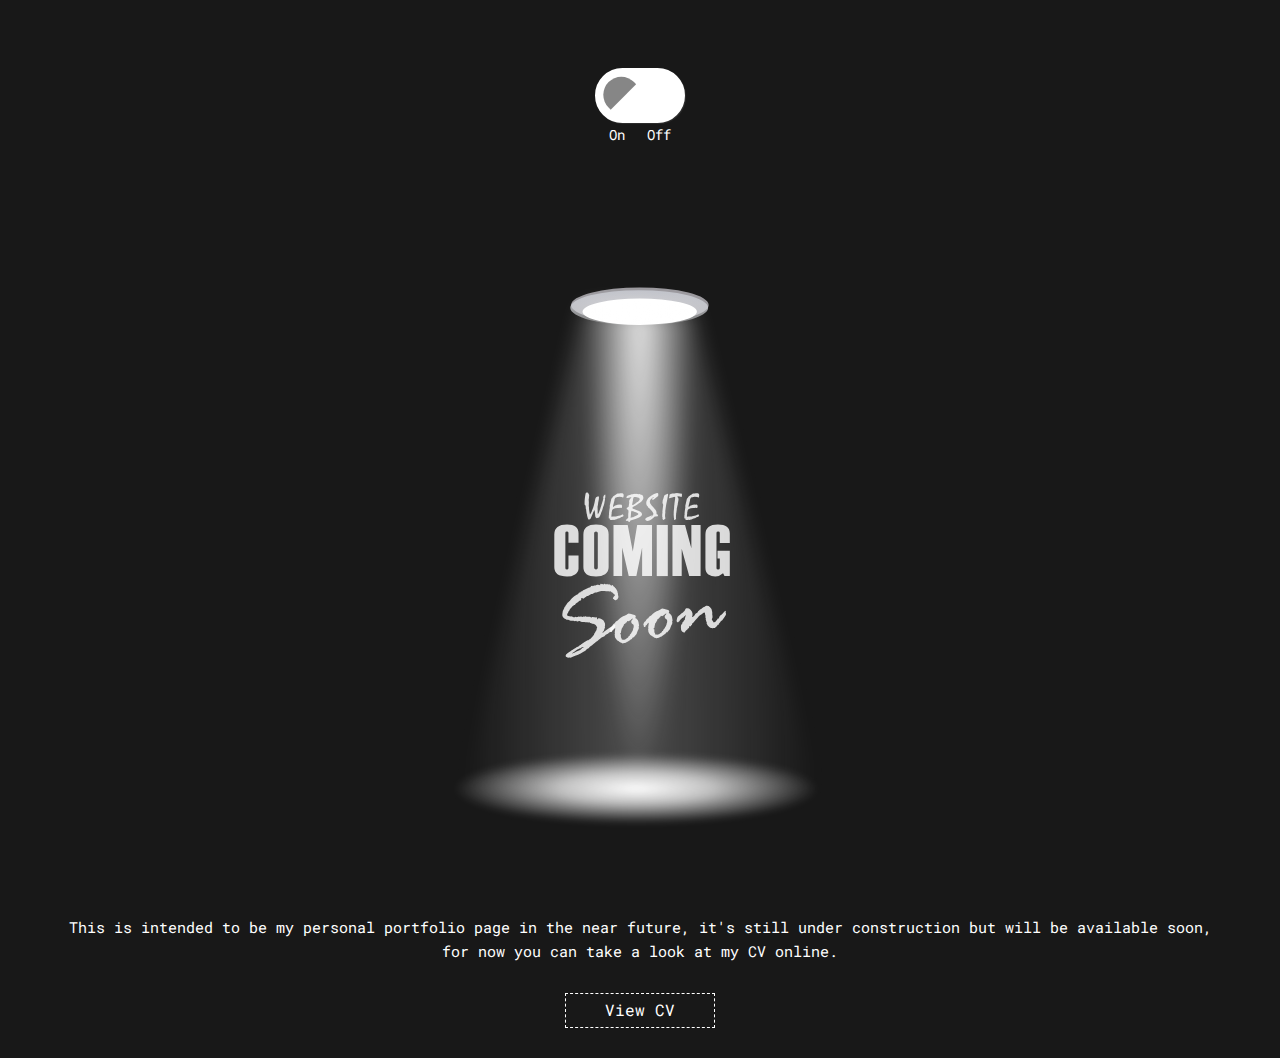
<file: index.html>
<!DOCTYPE html>
<html>
<head>
    <meta charset="utf-8" />
    <meta http-equiv="X-UA-Compatible" content="IE=edge">
    <title>Portfolio |JUCGR</title>
    <meta name="viewport" content="width=device-width, initial-scale=1">
    <link rel="stylesheet" type="text/css" media="screen" href="build.css" />
</head>
<body>
    <section class="container-svg">
        <div class="turnlights-container">
            <label for="turnlight" class="switch">
                <input type="checkbox" name="" id="turnlight">
                <span class="slider round"></span>
            </label>
            <span class="onoff"></span>
        </div>
        <svg preserveAspectRatio="none" version="1.1" viewBox="0 0 94.293 129.64" xmlns="http://www.w3.org/2000/svg" xmlns:xlink="http://www.w3.org/1999/xlink">
            <defs>
                <radialGradient id="radialGradient837" cx="64.461" cy="169.67" r="53.312" gradientTransform="matrix(1.2557 .011432 -.0092784 .36072 -261.1 -40.182)" gradientUnits="userSpaceOnUse">
                    <stop stop-color="#ffffff00" offset="0"/>
                    <stop id="stopcolorlamp" stop-color="#c1c3ca" offset="1"/>
                </radialGradient>
                <filter id="filter3020" x="-.066149" y="-.049155" width="1.1323" height="1.0983" color-interpolation-filters="sRGB">
                <feGaussianBlur stdDeviation="3.9233739"/>
                </filter>
                <linearGradient id="linearGradient1605" class="gradient" x1="-263" x2="-120.12" y1="104.12" y2="103.59" gradientTransform="translate(0 -.52917)" gradientUnits="userSpaceOnUse">
                <stop stop-color="#fff" stop-opacity="0" offset="0"/>
                <stop stop-color="#fff" stop-opacity=".23045" offset=".48519"/>
                <stop stop-color="#fff" stop-opacity="0" offset="1"/>
                </linearGradient>
                <radialGradient id="radialGradient1589" class="gradient" cx="-191.29" cy="54.306" r="71.173" gradientTransform="matrix(-.30854 -5.5775e-8 6.525e-7 -2.5985 -250.32 149.98)" gradientUnits="userSpaceOnUse">
                <stop stop-color="#fff" stop-opacity=".88066" offset="0"/>
                <stop stop-color="#fff" stop-opacity="0" offset="1"/>
                </radialGradient>
                <radialGradient id="radialGradient886" class="gradient" cx="-184.84" cy="198.59" r="73.339" gradientTransform="matrix(1 0 0 .18878 -6.4124 161.1)" gradientUnits="userSpaceOnUse">
                <stop stop-color="#fff" offset="0"/>
                <stop stop-color="#fff" stop-opacity=".71193" offset=".42795"/>
                <stop stop-color="#fff" stop-opacity="0" offset="1"/>
                </radialGradient>
                <filter id="filter3040" x="-.022824" y="-.12091" width="1.0456" height="1.2418" color-interpolation-filters="sRGB">
                <feGaussianBlur stdDeviation="1.394933"/>
                </filter>
            </defs>
            <g transform="translate(100.56 -133.09)">
                <g transform="matrix(.42077 0 0 .42735 22.867 134.02)" stroke-width="2.3582">
                <path d="m-142.81 10.54a38.533 9.7015 0 0 1-38.492 9.7015 38.533 9.7015 0 0 1-38.574-9.6809 38.533 9.7015 0 0 1 38.411-9.722 38.533 9.7015 0 0 1 38.656 9.6603" fill="#9b999e" style="paint-order:stroke markers fill"/>
                <path d="m-143.11 12.056a38.624 9.7244 0 0 1-38.583 9.7244 38.624 9.7244 0 0 1-38.665-9.7037 38.624 9.7244 0 0 1 38.501-9.7449 38.624 9.7244 0 0 1 38.747 9.6831" fill="url(#radialGradient837)" style="paint-order:stroke markers fill"/>
                <path d="m-149.41 14.205a32.038 7.2717 0 0 1-32.004 7.2717 32.038 7.2717 0 0 1-32.072-7.2563 32.038 7.2717 0 0 1 31.936-7.2871 32.038 7.2717 0 0 1 32.14 7.2408" fill="#fff" style="paint-order:stroke markers fill"/>
                </g>
                <g transform="matrix(.58503 0 0 .59418 57.568 134.52)" stroke-width="1.6961">
                <g transform="translate(1.5875 -.52917)" filter="url(#filter3020)" stroke-width="1.6961">
                <path d="m-214.31 7.5458 44.45 1.5875 49.742 188.91-142.35 0.52916z" fill="url(#linearGradient1605)" style="paint-order:stroke markers fill"/>
                <path d="m-214.31 8.075 44.45 1.5875 49.742 188.91-142.35 0.52916z" fill="url(#radialGradient1589)" style="paint-order:stroke markers fill"/>
                </g>
                <path d="m-117.92 198.59a73.339 13.845 0 0 1-73.261 13.845 73.339 13.845 0 0 1-73.416-13.815 73.339 13.845 0 0 1 73.105-13.874 73.339 13.845 0 0 1 73.571 13.786" fill="url(#radialGradient886)" filter="url(#filter3040)" style="paint-order:stroke markers fill"/>
                </g>
                <g fill="#fff" fill-opacity=".82353" stroke-width=".26458">
                <g transform="scale(.99227 1.0078)" style="font-feature-settings:normal;font-variant-caps:normal;font-variant-ligatures:normal;font-variant-numeric:normal" aria-label="WEBSITE">
                <path d="m-66.459 181.27q0.09508 0 0.15991 0.0303 0.06915 0.0259 0.11237 0.0691 0.0389 0.0389 0.07347 0.10373 0.0389 0.0605 0.09508 0.15127 0.06915 0.12533 0.0994 0.19448 0.03025 0.0648 0.03025 0.0864-0.03025 0.25067-0.05618 0.47974-0.01729 0.24202-0.05618 0.49702-0.01729 0.0605-0.03025 0.13398 0.01729 0.10805 0.02593 0.22906 0.01297 0.12101 0.01729 0.24203 0.0086 0.0951 0.0086 0.21609 0 0.11669-0.0086 0.26796-0.0043 0.19017-0.0086 0.31118-0.0043 0.11669-0.0043 0.15991 0 0.0303 0.0043 0.0692t0.01729 0.0864q0.0086 0.0605 0.03025 0.15127v0.27228q0.0043 0.16423 0.10373 0.76066 0.0994 0.59642 0.12966 0.63964 0.03025-0.0173 0.05186-0.0259l0.33711-0.60507q0.02593-0.0735 0.06483-0.18584 0.04322-0.11669 0.0994-0.26796 0.19449-0.38033 0.36736-0.98972 0.1772-0.61371 0.32847-1.4522 0.05186-0.24202 0.13398-0.38465 0.08644-0.14262 0.19016-0.17287l0.38465-0.13831q0.0994 0.0389 0.14262 0.10805 0.04322 0.0648 0.04322 0.17288 0 0.13398-0.04754 0.43651-0.04754 0.29822-0.14695 0.75202-0.0043 0.0994-0.02593 0.24635-0.01729 0.14694-0.04322 0.34575-0.03458 0.15559-0.05618 0.24635-0.01729 0.0908-0.01729 0.11237 0 0.11237 0.0043 0.25932 0.0043 0.14262 0.0086 0.32414 0.0086 0.22042 0.0086 0.36736 0 0.14695 0 0.20746 0.0043 0.28956 0.01729 0.44083 0.01729 0.14695 0.04322 0.14695 0.04322 0 0.13398-0.18585 0.09508-0.18584 0.22906-0.56185 0.10805-0.28524 0.19449-0.54024 0.09076-0.25499 0.15991-0.47973 0.04322-0.0475 0.06915-0.13398 0.02593-0.0864 0.03458-0.22042 0.06915-0.18584 0.13398-0.38897 0.06483-0.20745 0.1383-0.42787 0.04322-0.12966 0.09076-0.32414 0.05186-0.19449 0.12101-0.46245l-0.05618-0.18152q0.01297-0.0519 0.0389-0.12966 0.02593-0.0778 0.04754-0.18584 0.11669-0.18584 0.20745-0.28093 0.09508-0.0951 0.15127-0.0951 0.04322 0 0.06051 0.0475 0.01729 0.0432 0.01729 0.14263 0 0.26363-0.01297 0.41058-0.0086 0.14262-0.02593 0.18584-0.03025 0.0605-0.05186 0.11669-0.02161 0.0519-0.03458 0.0864l0.05618 0.21178q-0.02593 0.0605-0.06051 0.22041-0.03458 0.15559-0.0778 0.41059-0.04322 0.24202-0.07779 0.38465-0.03458 0.14262-0.06483 0.19016-0.01297 0.0821-0.05618 0.19881-0.04322 0.11669-0.10373 0.2766-0.02593 0.0562-0.05618 0.1772-0.03025 0.11669-0.07347 0.28093-0.03025 0.0994-0.07779 0.2377-0.04754 0.13398-0.10805 0.32847-0.04322 0.0562-0.08644 0.15127-0.0389 0.0951-0.07347 0.2377-0.02161 0.0692-0.08212 0.20313-0.05618 0.12966-0.14262 0.33711-0.09076 0.2161-0.15559 0.33279-0.06483 0.11669-0.09076 0.12966l-0.10373 0.0605q-0.03458 0.0432-0.08644 0.0605-0.05186 0.013-0.13398 9e-3 -0.0778 0.0475-0.1383 0.0735-0.05618 0.0259-0.09076 0.0259-0.16423 0-0.26364-0.12966-0.0994-0.12965-0.14262-0.39761-0.01297-0.18585-0.03025-0.37169-0.01297-0.19016-0.03025-0.38465-0.0086-0.0951-0.03458-0.25067-0.02161-0.15991-0.07347-0.38033-0.09076 0.17288-0.19016 0.35872-0.09508 0.18152-0.19881 0.38465 0.0043 0.0389-0.06051 0.19016-0.06483 0.15127-0.18152 0.41923-0.12101 0.28093-0.25932 0.56617-0.0994 0.16856-0.2161 0.255-0.11237 0.0821-0.25499 0.0821-0.06915 0-0.13398-0.10805-0.06483-0.10804-0.12966-0.32846-0.0389-0.13398-0.07779-0.26796-0.03458-0.1383-0.07347-0.28093 0.02161-0.0605 0.03025-0.0994-0.03025-0.0605-0.06483-0.16423-0.03025-0.10373-0.06915-0.25067-0.01297-0.0908-0.03458-0.23339-0.02161-0.14262-0.04754-0.33711-0.0043-0.0605-0.0086-0.12101-0.0043-0.0648-0.0086-0.12534-0.0043-0.0475-0.02593-0.10372-0.01729-0.0562-0.05619-0.12966-0.0086-0.0259-0.01729-0.12534-0.0043-0.10372-0.01297-0.28524-0.0043-0.14695-0.02593-0.24203-0.02161-0.0994-0.06483-0.12966l-0.11669-0.0864q-0.02593-0.0605-0.04322-0.18584-0.01297-0.12966-0.01297-0.3155 0-0.48838 0.05618-1.02 0.06051-0.53159 0.1772-1.1194 0.03025-0.15127 0.10805-0.22907 0.07779-0.0778 0.19449-0.0778z" style="font-feature-settings:normal;font-variant-caps:normal;font-variant-ligatures:normal;font-variant-numeric:normal"/>
                <path d="m-57.884 186.37 0.16423 0.39761q-0.04754 0.0432-0.11669 0.0951-0.06483 0.0475-0.15559 0.10372-0.09076 0.0303-0.22042 0.0864-0.12534 0.0562-0.28957 0.12966-0.12534 0.0778-0.20745 0.11669-0.07779 0.0389-0.10805 0.0389-0.05618 0-0.20745 0.0475-0.14694 0.0475-0.38897 0.14262-0.12966 0.0475-0.2766 0.0994-0.14262 0.0475-0.29821 0.0864l-0.26796-0.0562-0.16423 0.0735q-0.08212 0-0.16856-4e-3 -0.08212 0-0.15991-9e-3 -0.12534-4e-3 -0.19016-0.0346-0.06051-0.0302-0.06051-0.0864l0.02593-0.16423-0.02593-0.0303q-0.14695 0-0.19881-0.0389-0.04754-0.0389-0.04754-0.18152 0-0.0648 0.0043-0.2161 0.0086-0.15126 0.02161-0.39329 0-0.0216 0.02593-0.0908 0.03025-0.0691 0.03025-0.0994-0.02161-0.0432-0.02593-0.0692-0.0043-0.0259-0.0043-0.0475 0.0086-0.16855 0.03458-0.4149 0.03025-0.24635 0.07347-0.58346 0.05186-0.20313 0.08644-0.45813-0.0086-0.19016-0.01729-0.38897 0.15991-0.71744 0.32847-1.4435 0.02593-0.12966 0.09508-0.24635 0.07347-0.11669 0.17288-0.22474 0.04322-0.0303 0.05618-0.0475 0.02161-0.0389 0.05618-0.0951 0.03458-0.0605 0.08212-0.13397 0.02593-0.0173 0.08212-0.0519 0.06051-0.0346 0.15991-0.0951 0.04322-0.0346 0.0994-0.0821t0.12966-0.11237q0.16423-0.0994 0.30253-0.20745 0.14262-0.11237 0.3544-0.1383 0.0994-4e-3 0.19881-9e-3 0.0994-9e-3 0.19016-0.0173 0.08644-0.0173 0.15127-0.0216 0.04322-9e-3 0.07347-0.0173 0.03457-9e-3 0.06051-9e-3 0.02593 0 0.06915 9e-3 0.04754 4e-3 0.12534 0.0173 0.06051 4e-3 0.10373 4e-3 0.04322 0 0.08212-4e-3 0.17288 0.0519 0.25499 0.15127 0.08212 0.0994 0.08212 0.2377 0 0.29821-0.06051 0.44516-0.05618 0.14262-0.18152 0.14262-0.09508 0-0.2161-0.0951-0.12101-0.0994-0.65261-0.0994-0.22042 0.0432-0.43651 0.0864-0.02161 0.0346-0.05186 0.0519-0.02593 0.0173-0.04754 0.0259l-0.15127-0.0562q-0.06915 0.0259-0.15559 0.14263-0.08644 0.11669-0.18152 0.31982-0.02161 0.0432-0.03458 0.10805-0.0086 0.0648-0.0086 0.15127-0.0778 0.31117-0.15559 0.60074-0.07347 0.31118-0.12101 0.47109-0.04322 0.15991-0.05186 0.19449-0.01297 0.0432-0.02161 0.0821-0.0086 0.0389-0.0086 0.0778 0 0.0562 0.02161 0.0864t0.06483 0.0302q0.0389 0 0.18584-0.14262 0.15127-0.14263 0.22474-0.15991 0.09076-0.0259 0.18152-0.0562 0.09508-0.0302 0.19449-0.0735 0.0389-0.013 0.20313-0.0346 0.16856-0.0216 0.46677-0.0519l0.12101 0.0346 0.22906-0.0432 0.12101 0.0562q0.04322 0.0432 0.0778 0.10805 0.0389 0.0605 0.06915 0.13398 0 0.25932-0.05618 0.39329-0.05618 0.13398-0.16856 0.13398l-0.23771-0.0951q-0.29389 0.0303-0.58346 0.0605-0.28525 0.0259-0.58346 0.0519-0.36304 0.0735-0.55753 0.23771-0.19449 0.16423-0.2161 0.43219-0.0043 0.0562-0.03025 0.17288-0.02593 0.11669-0.06051 0.28957l0.03025 0.12965q-0.0389 0.18585-0.06051 0.35008t-0.02161 0.29389q0 0.0432 0.01297 0.0648 0.01297 0.0173 0.03025 9e-3 0.20745-0.0173 0.33279-0.0259 0.12534-9e-3 0.1772-4e-3 0.11237 9e-3 0.22906 0.0173l0.27228-0.0216q0.04322-9e-3 0.18584-0.0692 0.14694-0.0605 0.26364-0.0605 0.12534 0 0.25067-0.0259 0.12966-0.0259 0.24635-0.0692 0.11669-0.0432 0.22906-0.0864 0.11669-0.0475 0.23338-0.0908 0.04322-0.013 0.11237-0.0475 0.07347-0.0346 0.16856-0.0908z" style="font-feature-settings:normal;font-variant-caps:normal;font-variant-ligatures:normal;font-variant-numeric:normal"/>
                <path d="m-57.084 187.62q0.0389-0.0346 0.10805-0.0908 0.07347-0.0605 0.18584-0.14262 0.08644-0.0562 0.12534-0.10805 0.0389-0.0519 0.0389-0.10805 0-0.20313-0.0043-0.25931 0-0.0562 0-0.0864 0-0.41491 0.02161-0.64829t0.05618-0.28957l-0.0086-0.12966-0.02593-0.0302q0-0.0475 0-0.0821 0.0043-0.0389 0.0043-0.0648 0-0.23771-0.21177-0.30254-0.20745-0.0648-0.20745-0.26364 0-0.0605 0.12101-0.14694 0.12101-0.0908 0.3544-0.2161 0.03025-0.21177 0.06483-0.46244 0.03458-0.25068 0.08212-0.55321-0.01729-0.0562-0.02593-0.0908-0.0086-0.0389-0.0086-0.0692 0-0.15127 0.03458-0.2766 0.03458-0.12534 0.09508-0.23771 0.0389-0.0605 0.0994-0.12966 0.06051-0.0735 0.14695-0.15991 0.06915-0.0648 0.10373-0.11237 0.03458-0.0519 0.03458-0.0821 0-0.0346-0.03025-0.0562-0.02593-0.0216-0.0778-0.0216-0.15991 0-0.47109 0.10373-0.31118 0.0994-0.46677 0.0994-0.05186 0-0.07779-0.013-0.02161-0.013-0.02161-0.0432 0-0.0864 0.0086-0.15127 0.0086-0.0648 0.02161-0.0908 0.07347-0.0562 0.11237-0.10805 0.04322-0.0519 0.04322-0.10373 0-0.0216 0.04322-0.0562 0.04754-0.0346 0.14694-0.0605 0.39762-0.11237 0.60507-0.17288 0.21177-0.0605 0.24203-0.0692 0.24203-0.0605 0.46244-0.0864 0.22042-0.0303 0.41058-0.0303 0.02161 0 0.08644 0.013 0.06483 9e-3 0.08644 0 0.08644-0.013 0.18152-0.0303 0.02593 0 0.15127 0.0259 0.12534 0.0216 0.35008 0.0648 0.04754-9e-3 0.10373-0.0216 0.12534 0 0.20745 0.0389 0.08644 0.0389 0.13398 0.10805 0.06051 0.013 0.11669 0.013 0.11237 0 0.20313 0.0648 0.09508 0.0605 0.16423 0.17719 0.06051 0.11237 0.09508 0.22474 0.03458 0.10805 0.03458 0.22474 0 0.22907-0.0994 0.43652-0.09508 0.20313-0.28957 0.38033-0.02161 0.013-0.21177 0.15559-0.18584 0.1383-0.54456 0.38897-0.0389 0.0259-0.09076 0.0735-0.05186 0.0475-0.12534 0.0994-0.3544 0.21177-0.68286 0.40626-0.2766 0.15126-0.41923 0.25499-0.14262 0.10373-0.14262 0.14695 0 0.0864 0.07347 0.15559 0.07347 0.0648 0.22474 0.11669 0.22042 0.0778 0.49702 0.1772t0.5921 0.2377q0.03025 9e-3 0.07347 0.0346 0.04754 0.0259 0.10373 0.0562 0.37169 0.1383 0.54888 0.34143 0.18152 0.19881 0.18152 0.46245 0 0.38465-0.69583 0.7304-0.69151 0.34576-2.0745 0.65694-0.02161 0.0605-0.05186 0.12101-0.02593 0.0605-0.04754 0.11669-0.03025 0.0475-0.08644 0.0735-0.05618 0.0302-0.12966 0.0302-0.08212 0-0.12966-0.0605-0.04754-0.0562-0.06483-0.18152-0.03457-0.0302-0.05618-0.0259l-0.24635 0.0648q-0.04754-0.0259-0.09076-0.0475-0.0389-0.0173-0.08212-0.0389-0.04322-0.0259-0.06915-0.0648-0.02593-0.0346-0.02593-0.0778 0-0.0389 0.02593-0.0648 0.03025-0.0216 0.08644-0.0562zm1.3268-2.0486q-0.06915 0-0.12101 0.12102-0.04754 0.11669-0.07779 0.35007-0.01729 0.2161-0.03458 0.43652-0.01729 0.21609-0.03458 0.43219-0.02593 0.10805-0.04322 0.22906l0.0086 0.0432 0.03457 0.0173q0.17288-0.0475 0.38465-0.0994 0.14695 0 0.17288-0.0259 0.03025-0.0302 0.70015-0.32847 0.28525-0.12101 0.42787-0.22474 0.14262-0.10804 0.14262-0.18584 0-0.0475-0.0389-0.0908-0.0389-0.0432-0.11669-0.0908-0.20313-0.12966-0.44948-0.23338-0.24635-0.10805-0.54024-0.19449-0.0389-0.013-0.09076-0.0259-0.04754-0.0173-0.10805-0.0346-0.09508-0.0432-0.14695-0.0692-0.04754-0.0259-0.06915-0.0259zm0.83845-3.2414q-0.16423 0-0.26796 0.0259-0.0994 0.0216-0.14262 0.0735-0.03458 0.0346-0.07347 0.13398-0.03457 0.0994-0.07779 0.27228-0.01729 0.0951-0.02593 0.21178-0.0043 0.11669 0 0.25499-0.04754 0.11237-0.0994 0.19017l0.02161 0.11237q-0.05186 0.21609-0.07347 0.34575t-0.02161 0.17288q0 0.0648 0.02593 0.0908 0.02593 0.0259 0.07347 0.0259 0.04322 0 0.20313-0.0951 0.16423-0.0951 0.44948-0.28525 0.3155-0.20745 0.47973-0.3155 0.16856-0.11237 0.19449-0.12534 0.05618-0.0692 0.10805-0.13398 0.05618-0.0691 0.10805-0.13398 0.07347-0.0908 0.10805-0.15991 0.03457-0.0735 0.03457-0.12965 0-0.10373-0.06483-0.18585-0.06483-0.0821-0.19449-0.14262-0.04322-0.0173-0.15559-0.0519-0.10805-0.0346-0.28092-0.0692-0.14262-0.0389-0.22474-0.0605-0.08212-0.0216-0.10373-0.0216z" style="font-feature-settings:normal;font-variant-caps:normal;font-variant-ligatures:normal;font-variant-numeric:normal"/>
                <path d="m-49.694 186.37 0.17288 0.39761q-0.06051 0.0476-0.26796 0.0821-0.20313 0.0346-0.5316 0.0605-0.38033 0.37168-0.76066 0.61803-0.37601 0.24635-0.74769 0.36304-0.08644 0.0259-0.19881 0.0562-0.06915 0-0.15127-0.0302-0.08212-0.0259-0.18152-0.0778-0.10373-0.0648-0.15991-0.12534-0.05618-0.0605-0.05618-0.12533 0-0.12966 0.12534-0.25067 0.12534-0.12102 0.36736-0.22906 0.48406-0.22474 0.95514-0.45381 0.06915 0 0.0994 0.0303 0.03025 0.0259 0.03025 0.0692 0 0.11669-0.16856 0.19881-0.16423 0.0778-0.16423 0.11237 0.03025 0.0432 0.05186 0.0432 0.05618 0 0.24635-0.16856 0.19449-0.16855 0.19016-0.21177l-0.02161-0.0994 0.0086-0.0173q0.11237-0.0994 0.16423-0.17719 0.05618-0.0778 0.05618-0.12534 0-0.10805-0.10805-0.28957t-0.32414-0.43651q-0.16423-0.19881-0.32847-0.3544-0.16423-0.15991-0.3155-0.28093-0.06051-0.0519-0.10373-0.0994-0.04322-0.0519-0.06915-0.0951-0.04754-0.0864-0.0778-0.14263-0.02593-0.0562-0.04754-0.0735-0.02161-0.0259-0.06051-0.0605-0.03458-0.0389-0.08644-0.0864-0.09076-0.0951-0.14262-0.26364-0.04754-0.16856-0.04754-0.41923 0-0.16423 0.04322-0.3155 0.04754-0.15559 0.13398-0.2766 0.01297-0.0259 0.02593-0.0605 0.01297-0.0346 0.03025-0.0778 0.0994-0.20313 0.33711-0.43652 0.2377-0.2377 0.62236-0.50134 0.05186-0.0259 0.12534-0.0692 0.07347-0.0432 0.16423-0.11237 0.05186-0.0432 0.11237-0.0778 0.06483-0.0346 0.15127-0.0648 0.11669-0.0475 0.26364-0.10373 0.2161-0.11237 0.35872-0.16423 0.14262-0.0519 0.2161-0.0519 0.14262 0 0.21177 0.0864 0.07347 0.0864 0.07347 0.25067 0 0.18152-0.03025 0.29822-0.02593 0.11237-0.07347 0.15126-0.50999 0.40626-0.82116 0.61372-0.31118 0.20313-0.43651 0.20313-0.06051 0-0.09508-0.0346-0.03458-0.0346-0.03458-0.10372 0-0.1167 0.19449-0.255 0.19449-0.14262 0.19016-0.21609l-0.0389-0.0259q-0.02161 0-0.05186 0.013-0.02593 0.013-0.05618 0.0346-0.38033 0.30685-0.57482 0.5532-0.19016 0.24203-0.19016 0.42355 0 0.14262 0.04754 0.28957 0.05186 0.14694 0.14694 0.30253 0.06915 0.10805 0.19881 0.27661 0.13398 0.16423 0.33711 0.39761 0.28092 0.32415 0.43219 0.50135 0.15127 0.1772 0.16856 0.18584 0.08644 0.11237 0.14694 0.22474 0.06051 0.11237 0.08212 0.2161 0.02161 0.0821 0.03025 0.20313 0.0086 0.12101 0.0086 0.29389 0 0.0994 0.03025 0.11669 0.03025 0.013 0.0994 0.013 0.02593 0 0.0389-9e-3 0.01729-0.013 0.03458-0.0303z" style="font-feature-settings:normal;font-variant-caps:normal;font-variant-ligatures:normal;font-variant-numeric:normal"/>
                <path d="m-48.557 186.7q0-0.24202 0.01729-0.40626 0.02161-0.16855 0.04754-0.26363-0.0086-0.0735-0.02161-0.15127 0-0.0908 0.02161-0.30254 0.02161-0.21177 0.06483-0.5532 0.0389-0.32847 0.06483-0.50567 0.03025-0.18152 0.04322-0.22042-0.0086-0.0735-0.02161-0.15991-0.0086-0.0864-0.03458-0.19016l-0.09508-0.0691-0.02161-0.0519q0.0086-0.12101 0.01297-0.24202 0.0086-0.12534 0.03025-0.25067 0.0086-0.15559 0.0389-0.27229 0.03457-0.11669 0.06915-0.20313 0.01297-0.0216 0.02593-0.0605 0.01729-0.0389 0.04322-0.0821 0.0389-0.15559 0.0778-0.31118t0.08212-0.30253q0.06483-0.14695 0.18584-0.23771 0.12101-0.0908 0.29389-0.11669 0.12101-0.0648 0.20745-0.0951 0.08644-0.0346 0.1383-0.0346 0.06051 0 0.09508 0.0475 0.03458 0.0475 0.03458 0.13398 0 0.0346-0.03458 0.24203-0.03457 0.20313-0.10805 0.56617-0.01297 0.12102-0.04322 0.28957-0.03025 0.16423-0.08212 0.3933-0.06483 0.25499-0.12966 0.56185-0.06051 0.30253-0.11237 0.66989-0.02161 0.15559-0.04754 0.30686t-0.04754 0.30686q-0.02593 0.1772-0.04754 0.33711-0.01729 0.15559-0.01729 0.28092 0 0.0475 0.0043 0.0908 0.0086 0.0432 0.0086 0.0821 0.0086 0.0475-0.0043 0.12533-0.0086 0.0778-0.02161 0.18585-0.01729 0.10372-0.03025 0.19016-0.01297 0.0821-0.01297 0.12534 0 0.22042 0.0086 0.35872 0.01297 0.13398 0.02593 0.1772 0.03025 0.11669 0.06051 0.25067 0 0.0735-0.19449 0.22042-0.19449 0.14262-0.28092 0.14262-0.05186 0-0.09508-0.0389-0.0389-0.0346-0.08212-0.10805-0.03025-0.0692-0.04754-0.12533-0.01729-0.0562-0.01729-0.10373 0-0.0259 0.01729-0.0821t0.01729-0.0821q-0.03458-0.12966-0.0778-0.2161-0.0086 0.0432-0.0086-0.0173t0-0.22907z" style="font-feature-settings:normal;font-variant-caps:normal;font-variant-ligatures:normal;font-variant-numeric:normal"/>
                <path d="m-45.835 181.54q0.1772-0.0519 0.38465-0.0778 0.21177-0.0259 0.46677-0.0259 0.04754 0 0.1383 0.0173 0.09508 0.013 0.15127 0.013 0.08212 0.013 0.12534 0.0259 0.04754 0.013 0.12966 0.0302l0.12101-0.0346q0.0389 4e-3 0.08212 0.0346 0.04754 0.0259 0.11237 0.0605 0.03458-0.0216 0.0994-0.0519 0.06483 0 0.10373 0.0519 0.04322 0.0475 0.05618 0.1383 0 0.0692 0 0.1383 0 0.0648-0.0086 0.13831-0.0043 0.0346 0.0043 0.10804 0.0086 0.0735 0.0086 0.11237 0 0.0475-0.02161 0.0691t-0.05618 0.0216q-0.16423 0-0.32414-0.0259-0.15991-0.0302-0.31982-0.0864-0.1383 0.0259-0.24203 0.0389-0.08212 9e-3 -0.12101 0.0259-0.0389 0.0173-0.0389 0.0432 0.01729 0.0303 0.04754 0.0648 0.03025 0.0346 0.07347 0.0648 0.03025 0.0216 0.06915 0.0951 0.0389 0.0692 0.08212 0.19017 0.01729 0.0475 0.02161 0.0908 0.0086 0.0432 0.0086 0.0821 0 0.0908-0.01729 0.22907-0.01729 0.13397-0.0389 0.22041-0.0389 0.16856-0.06051 0.28093-0.02161 0.10805-0.03457 0.16423-0.0086 0.0432-0.01297 0.10373-0.0043 0.0605-0.0086 0.1383-0.0043 0.0648-0.03457 0.16423-0.03025 0.0951-0.06051 0.22042 0 0.0562-0.01297 0.12966-0.01297 0.0735-0.03458 0.16855-0.01297 0.0562-0.04322 0.12966-0.02593 0.0692-0.05186 0.16423 0.0086 0.0648 0.01297 0.13398-0.01729 0.12102-0.03458 0.25067-0.02593 0.18585-0.05186 0.37601-0.02593 0.19017-0.04754 0.36737-0.02593 0.0519-0.05618 0.11669 0 0.0302 0.0086 0.0951 0.01297 0.0605 0.01297 0.0994 0 0.0475-0.01729 0.14263-0.01729 0.0908-0.01729 0.13398 0 0.0821-0.0043 0.25499-0.0043 0.17288-0.0043 0.25932 0.02161 0.0735 0.0389 0.14262-0.01297 0.0605-0.03025 0.0994-0.01297 0.0346-0.0389 0.0562-0.07779 0.0475-0.14262 0.0778-0.04322 0.0432-0.07347 0.0692-0.02593 0.0259-0.04754 0.0259-0.09508 0-0.13398-0.0259-0.0389-0.0259-0.0389-0.0692 0.0086-0.14262 0.03025-0.2766-0.0086-0.0173-0.02161-0.0519-0.0086-0.0346-0.03025-0.0864-0.02161-0.33711-0.05618-0.69151 0.01297-0.25499 0.01297-0.51431 0-0.12101 0.0086-0.30253 0.01297-0.18585 0.04322-0.42787 0.03025-0.24203 0.04322-0.42355t0.01297-0.29821q0-0.0519 0.0086-0.12966 0.01297-0.0821 0.02593-0.19881 0.01297-0.0994 0.02593-0.1772 0.01297-0.0821 0.01297-0.14694 0-0.0346-0.0043-0.0735t-0.0086-0.0692q0.04322-0.10805 0.06483-0.17287 0.02161-0.0692 0.02161-0.0908-0.01729-0.0562-0.0389-0.11237 0.02593-0.0605 0.05619-0.21609 0.03025-0.15991 0.06483-0.41491 0-0.0519 0-0.12533 0-0.0735 0.0043-0.1772l-0.02593-0.0778q-0.01729-9e-3 -0.06483-0.0216-0.04322-0.013-0.11237-0.0216l-0.05618 0.0389q-0.05618 0.013-0.11669 0.0259-0.05618 0.013-0.12101 0.0303-0.44948 0.12533-0.89032 0.24635-0.03458 0-0.05618-0.0259-0.02161-0.0303-0.02161-0.0778 0-0.0259 0.02161-0.0908 0.02161-0.0648 0.06915-0.16855 0.0086-0.15127 0.02161-0.25068 0.01296-0.0994 0.03025-0.15126 0.03458-0.0951 0.10805-0.15991 0.06915-0.0648 0.16856-0.0994 0.19881-0.0648 0.37168-0.0864t0.31982-4e-3z" style="font-feature-settings:normal;font-variant-caps:normal;font-variant-ligatures:normal;font-variant-numeric:normal"/>
                <path d="m-39.939 186.37 0.16423 0.39761q-0.04754 0.0432-0.11669 0.0951-0.06483 0.0475-0.15559 0.10372-0.09076 0.0303-0.22042 0.0864-0.12534 0.0562-0.28957 0.12966-0.12534 0.0778-0.20745 0.11669-0.07779 0.0389-0.10805 0.0389-0.05618 0-0.20745 0.0475-0.14694 0.0475-0.38897 0.14262-0.12966 0.0475-0.2766 0.0994-0.14262 0.0475-0.29821 0.0864l-0.26796-0.0562-0.16423 0.0735q-0.08212 0-0.16856-4e-3 -0.08212 0-0.15991-9e-3 -0.12534-4e-3 -0.19016-0.0346-0.06051-0.0302-0.06051-0.0864l0.02593-0.16423-0.02593-0.0303q-0.14694 0-0.19881-0.0389-0.04754-0.0389-0.04754-0.18152 0-0.0648 0.0043-0.2161 0.0086-0.15126 0.02161-0.39329 0-0.0216 0.02593-0.0908 0.03025-0.0691 0.03025-0.0994-0.02161-0.0432-0.02593-0.0692-0.0043-0.0259-0.0043-0.0475 0.0086-0.16855 0.03458-0.4149 0.03025-0.24635 0.07347-0.58346 0.05186-0.20313 0.08644-0.45813-0.0086-0.19016-0.01729-0.38897 0.15991-0.71744 0.32847-1.4435 0.02593-0.12966 0.09508-0.24635 0.07347-0.11669 0.17288-0.22474 0.04322-0.0303 0.05618-0.0475 0.02161-0.0389 0.05619-0.0951 0.03457-0.0605 0.08212-0.13397 0.02593-0.0173 0.08212-0.0519 0.06051-0.0346 0.15991-0.0951 0.04322-0.0346 0.0994-0.0821t0.12966-0.11237q0.16423-0.0994 0.30254-0.20745 0.14262-0.11237 0.3544-0.1383 0.0994-4e-3 0.19881-9e-3 0.0994-9e-3 0.19016-0.0173 0.08644-0.0173 0.15127-0.0216 0.04322-9e-3 0.07347-0.0173 0.03458-9e-3 0.06051-9e-3t0.06915 9e-3q0.04754 4e-3 0.12534 0.0173 0.06051 4e-3 0.10373 4e-3 0.04322 0 0.08212-4e-3 0.17288 0.0519 0.25499 0.15127 0.08212 0.0994 0.08212 0.2377 0 0.29821-0.06051 0.44516-0.05618 0.14262-0.18152 0.14262-0.09508 0-0.2161-0.0951-0.12101-0.0994-0.65261-0.0994-0.22042 0.0432-0.43651 0.0864-0.02161 0.0346-0.05186 0.0519-0.02593 0.0173-0.04754 0.0259l-0.15127-0.0562q-0.06915 0.0259-0.15559 0.14263-0.08644 0.11669-0.18152 0.31982-0.02161 0.0432-0.03458 0.10805-0.0086 0.0648-0.0086 0.15127-0.07779 0.31117-0.15559 0.60074-0.07347 0.31118-0.12101 0.47109-0.04322 0.15991-0.05186 0.19449-0.01297 0.0432-0.02161 0.0821-0.0086 0.0389-0.0086 0.0778 0 0.0562 0.02161 0.0864t0.06483 0.0302q0.0389 0 0.18584-0.14262 0.15127-0.14263 0.22474-0.15991 0.09076-0.0259 0.18152-0.0562 0.09508-0.0302 0.19449-0.0735 0.0389-0.013 0.20313-0.0346 0.16856-0.0216 0.46677-0.0519l0.12101 0.0346 0.22906-0.0432 0.12101 0.0562q0.04322 0.0432 0.07779 0.10805 0.0389 0.0605 0.06915 0.13398 0 0.25932-0.05618 0.39329-0.05618 0.13398-0.16856 0.13398l-0.23771-0.0951q-0.29389 0.0303-0.58346 0.0605-0.28525 0.0259-0.58346 0.0519-0.36304 0.0735-0.55753 0.23771-0.19449 0.16423-0.2161 0.43219-0.0043 0.0562-0.03025 0.17288-0.02593 0.11669-0.06051 0.28957l0.03025 0.12965q-0.0389 0.18585-0.06051 0.35008t-0.02161 0.29389q0 0.0432 0.01297 0.0648 0.01297 0.0173 0.03025 9e-3 0.20745-0.0173 0.33279-0.0259 0.12534-9e-3 0.1772-4e-3 0.11237 9e-3 0.22906 0.0173l0.27228-0.0216q0.04322-9e-3 0.18584-0.0692 0.14695-0.0605 0.26364-0.0605 0.12534 0 0.25067-0.0259 0.12966-0.0259 0.24635-0.0692 0.11669-0.0432 0.22906-0.0864 0.11669-0.0475 0.23338-0.0908 0.04322-0.013 0.11237-0.0475 0.07347-0.0346 0.16856-0.0908z" style="font-feature-settings:normal;font-variant-caps:normal;font-variant-ligatures:normal;font-variant-numeric:normal"/>
                </g>
                <g transform="scale(.99227 1.0078)" style="font-feature-settings:normal;font-variant-caps:normal;font-variant-ligatures:normal;font-variant-numeric:normal" aria-label="COMING">
                <path d="m-68.431 193.07h-2.3943v-2.3693q0-0.29199-0.35874-0.29199-0.37542 0-0.37542 0.29199v8.301q0 0.292 0.37542 0.292 0.35874 0 0.35874-0.292v-2.9533h2.3943v3.0367q0 0.85095-0.83427 1.3682-0.83427 0.5089-1.8854 0.5089-3.0367 0-3.0367-2.1524v-7.7003q0-2.3276 3.0367-2.3276 2.7197 0 2.7197 2.119z" style="font-feature-settings:normal;font-variant-caps:normal;font-variant-ligatures:normal;font-variant-numeric:normal"/>
                <path d="m-67.281 198.8v-7.7003q0-2.3276 3.02-2.3276 2.9783 0 2.9783 2.3109v7.7003q0 1.0428-0.83427 1.6101-0.82592 0.55896-2.1608 0.55896-3.0034 0-3.0034-2.1524zm3.4288 0.12514v-8.1508q0-0.35873-0.42548-0.35873-0.44216 0-0.44216 0.35873v8.1508q0 0.35874 0.44216 0.35874 0.42548 0 0.42548-0.35874z" style="font-feature-settings:normal;font-variant-caps:normal;font-variant-ligatures:normal;font-variant-numeric:normal"/>
                <path d="m-50.98 200.85h-2.3443v-6.7158l-1.3682 6.7158h-1.8104l-1.5684-6.7158v6.7158h-2.0523v-11.963h3.3788l1.2013 6.2069 1.0428-6.2069h3.5206z" style="font-feature-settings:normal;font-variant-caps:normal;font-variant-ligatures:normal;font-variant-numeric:normal"/>
                <path d="m-47.227 200.85h-2.6279v-11.963h2.6279z" style="font-feature-settings:normal;font-variant-caps:normal;font-variant-ligatures:normal;font-variant-numeric:normal"/>
                <path d="m-39.436 200.85h-2.703l-1.7853-6.3738v6.3738h-2.1941v-11.963h2.9867l1.5017 5.4561v-5.4561h2.1941z" style="font-feature-settings:normal;font-variant-caps:normal;font-variant-ligatures:normal;font-variant-numeric:normal"/>
                <path d="m-32.496 200.85h-1.2597l-0.34205-0.65907q-0.86764 0.76752-1.8354 0.76752-0.94272 0-1.6518-0.48387-0.70078-0.49222-0.70078-1.5601v-7.8087q0-2.3276 2.97-2.3276 2.8198 0 2.8198 2.119v2.2192h-2.3777v-2.4194q0-0.29199-0.3921-0.29199-0.39211 0-0.39211 0.29199v8.301q0 0.292 0.39211 0.292 0.3921 0 0.3921-0.292v-2.2358h-0.54227v-1.8354h2.9199z" style="font-feature-settings:normal;font-variant-caps:normal;font-variant-ligatures:normal;font-variant-numeric:normal"/>
                </g>
                <g transform="matrix(.98153 -.14787 .14559 .99689 0 0)" style="font-feature-settings:normal;font-variant-caps:normal;font-variant-ligatures:normal;font-variant-numeric:normal" aria-label="Soon">
                <path d="m-95.539 202.74 0.08688-0.21719 0.28236-0.31494q0.2172-0.35837 0.35838-0.42353 0.02172-0.0869 0.06516-0.1629t0.06516-0.23891l0.09774-0.17376q0.04344-0.0434 0.04344-0.0652 0-0.0217-0.08688-0.13032l-0.0543-0.22806q0-0.0869-0.57557-0.57557h-0.08688l-0.78191-0.38009-0.04344-0.1086-0.08688-0.0217-0.1086 0.0434h-0.02172l-0.36923-0.1086q-0.44525-0.11946-0.58643-0.18461-0.02172 0.0217-0.06516 0.0217l-0.43439-0.0977q-0.18462-0.0434-0.22806-0.0869-0.03258-0.0543-0.18462-0.0977-0.14118-0.0543-0.18462-0.0977-0.04344-0.0434-0.17376-0.0434l-0.2715 0.0652q0-0.0326-0.30408-0.1086-0.04344-0.1086-0.06516-0.1086l-0.31494 0.0434q-0.31494-0.15203-0.3258-0.15203-0.0543 0-0.38009-0.0543-0.3258-0.0652-0.42354-0.13032-0.0977-0.0652-0.29321-0.13032l-0.0652-0.0652q-0.0217-0.0217-0.11946-0.0434h-0.19548q-0.0652 0-0.18462-0.1086-0.10859-0.10859-0.29321-0.21719-0.17376-0.1086-0.31494-0.33666-0.13031-0.23891-0.14117-0.47783-0.0217-0.0217-0.0217-0.0434l0.0652-0.34751q0.0977-0.66245 0.61901-1.2272 0.0869-0.29321 0.35837-0.42353l0.0434-0.15204q0.31494-0.27149 0.44525-0.43439 0.14118-0.1629 0.31494-0.26064 0.17376-0.10859 0.27149-0.19547l0.19548-0.0869q-0.0109-0.0977 0.47783-0.45611 0.49955-0.36924 0.77105-0.47784 0.28236-0.11946 0.36923-0.17375 0.09774-0.0543 0.54299-0.1629 0.1086-0.29322 0.34751-0.29322h0.1629l0.2172-0.21719 0.29322 0.0217q0.02172-0.0217 0.11946-0.13032 0.09774-0.11946 0.3258-0.11946l1.314-0.40181h0.08688l0.08688 0.0217q0.08688 0 0.2172-0.15204 0.14118-0.15204 0.35837-0.15204 0.04344 0 0.1629 0.0869 0 0.0217 0.02172 0.0217l0.28236-0.0869 0.33666 0.0217 0.42353-0.1086q0.40181 0 0.70589 0.19548l0.02172-0.0434v-0.0652q0-0.18462 0.20634-0.18462 0.08688 0 0.1086 0.0434l0.13032 0.076h0.07602q0.02172 0 0.28236 0.13032 0.1629-0.1086 0.20634-0.1086 0.20634 0 0.3258 0.17376l0.18462-0.0217q0.08688-0.0869 0.1086-0.0869 0.06516 0 0.17376 0.17376l0.06516 0.0217h0.2715q0.02172 0 0.08688 0.0652l0.11946 0.0977q0.08688 0.0869 0.11946 0.14118 0.03258 0.0543 0.07602 0.0977 0.28236-0.11946 0.30408-0.11946 0.1086 0 0.1629 0.18462 0 0.15204 0.18462 0.30407 0.19548 0.14118 0.19548 0.30408 0.23892 0.1086 0.23892 0.34751l0.20634 0.53214-0.04344 0.18461q0.08688 0.17376 0.08688 0.19548l-0.04344 0.40181 0.04344 0.42354q0 0.33665-0.31494 0.57557-0.06516 0-0.2172 0.0977-0.14118 0.0869-0.1629 0.0869-0.28236 0-0.38009-0.13032-0.08688-0.14118-0.17376-0.20634-0.08688-0.0652-0.08688-0.17376 0-0.24977 0.33665-0.48869 0.15204 0 0.2172-0.0977 0-0.22805-0.09774-0.31493-0.09774-0.0869-0.2172-0.23892-0.1086-0.15204-0.23892-0.23891-0.13032-0.0977-0.2172-0.23892-0.07602-0.14118-0.14118-0.14118l-0.15204 0.0217-0.31494-0.0652q-0.49955-0.0652-0.91222-0.22805h-0.2172l-0.58643-0.0869q-0.15204 0.0652-0.43439 0.0652l-0.71675 0.10859-0.29322-0.0217q-0.03258 0-0.59729 0.18462l-0.1086 0.0217h-0.29322q-0.02172 0-0.28236 0.1086-0.24978 0.1086-0.42353 0.15204l-0.09774 0.0434q-0.02172 0.0217-0.06516 0.0217l-0.17376-0.0217-0.95566 0.46697-0.15204-0.0869q-0.18462-0.0869-0.20634-0.0869-0.15204 0-0.15204 0.15204l-0.02172 0.20634q-0.14118 0.0869-0.18462 0.13031-0.04344 0.0434-0.1086 0.0652h-0.13032q-0.13032 0-0.24978 0.11946-0.1086 0.1086-0.19548 0.11946-0.08688 0.0109-0.24978 0.0977-0.02172 0.0434-0.17376 0.0869-0.15204 0.0434-0.23892 0.20633-0.07602 0.15204-0.18462 0.15204l-0.2172-0.0434-0.11946 0.2172q-0.22806 0.0543-0.26064 0.0652-0.14118 0.18461-0.28236 0.28235-0.14118 0.0977-0.28236 0.2172-0.13031 0.1086-0.19547 0.22806-0.0543 0.11945-0.17376 0.19547-0.11946 0.0652-0.20634 0.28236l-0.1086 0.1086q-0.27149 0.22805-0.27149 0.48869 0 0.18462 0.26064 0.2715 0.26063 0.0869 0.32579 0.14117 0.0652 0.0543 0.19548 0.0543 0.13031 0 0.24977 0.0543t0.40182 0.17376q0.0543 0.17376 0.1086 0.17376 0.02172 0 0.08688-0.0869t0.19548-0.0869q0.14118 0 0.2715 0.17376l0.08688-0.0652h0.04344l0.14118 0.0434h0.02172l0.13032-0.0652q0.02172-0.0217 0.06516-0.0217 0.03258 0 0.33666 0.1086h0.02172q0.02172 0 0.17376-0.0434 0.1629 0.0434 0.18462 0.0652l0.15204 0.0869q0 0.0326 0.04344 0.0326t0.13032-0.0434q0.08688-0.0543 0.1629-0.0543 0.08688 0 0.19548 0.11945 0.17376-0.076 0.19548-0.076 0.09774 0 0.33666 0.1629l0.20634 0.0434h0.23892l0.35838 0.0652q0.15204 0.1629 0.31494 0.24978 0.02172-0.11946 0.15204-0.11946 0.17376 0 0.53213 0.14118l0.08688 0.0217 0.08688 0.0652q0.18462-0.0434 0.22806-0.0434 0.2172 0 0.2172 0.15203 0 0.13032-0.06516 0.33666 0.02172 0 0.06516 0.0434 0.0543-0.0652 0.11946-0.0869l0.17376-0.0977q0.04344-0.0434 0.06516-0.0434 0.24978 0 0.70589 0.34752 0.45611 0.34751 0.52127 0.79276 0 0.13032 0.08688 0.30408l-0.04344 0.14118 0.02172 0.17375q0 0.0217-0.04344 0.15204l-0.02172 0.1629q-0.02172 0.0434-0.06516 0.076t-0.06516 0.076l0.06516 0.18461v0.0434q0 0.0434-0.08688 0.11946-0.07602 0.076-0.09774 0.14118-0.02172 0.0652-0.07602 0.14118-0.0543 0.0652-0.07602 0.16289-0.02172 0.0977-0.2172 0.22806-0.18462 0.11946-0.18462 0.18462 0 0.0652 0.04344 0.0652 0.13032 0 0.2715-0.11946 0.15204-0.13032 0.22806-0.15204 0.07602-0.0217 0.26064-0.13032l1.0208-0.47783q1.1403-0.54299 1.2706-0.54299 0.17376 0 0.17376 0.17376 0 0.0652-0.15204 0.24977-0.02172 0.51041-0.44525 0.59729-0.1629 0.1086-0.24978 0.22806h-0.08688q-0.2715 0.30408-0.61901 0.30408h-0.06516q-0.40181 0.40181-0.97738 0.44525-0.38009 0.38009-0.62987 0.38009l-0.17376 0.0434q-0.2715 0.1086-0.38009 0.1086-0.02172 0-0.08688 0.0869l-0.1629 0.11946q-0.20634 0.0434-0.44525 0.23891-0.23892 0.19548-0.36923 0.22806-0.11946 0.0217-0.26064 0.0869t-1.1403 0.73847l-0.14118 0.0434q-0.42353 0.19547-0.53213 0.32579-0.1086 0.11946-0.26064 0.20634h-0.04344q-0.24978 0-0.58643 0.32579-0.02172 0.0543-0.47783 0.18462-0.44525 0.11946-0.85793 0.38009-0.26064 0.0652-0.64073 0.17376-0.38009 0.1086-0.55385 0.13032l-0.76019 0.1629q-0.24978 0.0434-0.57557 0.13031-0.19548-0.0651-0.33666-0.0651l-0.19547 0.0217q-0.0434 0-0.14118-0.076-0.0869-0.076-0.23892-0.15204-0.15203-0.0652-0.15203-0.36924 0-0.27149 0.59729-0.53213 0.59729-0.27149 0.7819-0.38009 0.0869-0.11946 0.29322-0.14118 0.2172-0.0217 0.36923-0.13032 0.15204-0.1086 0.46698-0.19547l0.43439-0.22806q0.03258-0.0217 0.0543-0.0217h0.15204q0.07602 0 0.22806-0.11946 0.15204-0.11946 0.31494-0.17376h0.13032q0.02172 0 0.06516-0.0543t0.19548-0.14118l0.03258-0.0217h0.1086q0.11946-0.0977 0.28236-0.1629 0.1629-0.0652 0.31494-0.17376l0.84707-0.32579 0.19548 0.0217q0.06516 0 0.1629-0.0977 0.1086-0.1086 0.48869-0.2172 0.0543-0.0869 0.22806-0.20633 0.17376-0.11946 0.41267-0.34752zm-3.7901 2.715-0.15204-0.0217q-0.15204 0.0869-0.30408 0.0977-0.14118 0.0109-0.45612 0.20634-0.30407 0.18462-0.70588 0.35837-0.40182 0.17376-0.40182 0.22806 0.53213-0.0652 1.1077-0.29322l0.78191-0.21719q0.15204-0.0434 0.20634-0.0869 0.06516-0.0434 0.23892-0.11946l0.17376-0.13032q0.0543-0.0217 0.23892-0.0869 0.18462-0.0652 0.18462-0.13031 0-0.0434-0.04344-0.0434-0.39095 0-0.61901 0.11945-0.22806 0.11946-0.24978 0.11946z" style="font-feature-settings:normal;font-variant-caps:normal;font-variant-ligatures:normal;font-variant-numeric:normal"/>
                <path d="m-85.809 204.32-0.51041 0.44525q-0.04344-0.0434-0.08688-0.0434-0.1086 0-0.2715 0.19548-0.15204 0.19548-0.2172 0.19548l-0.1086-0.0217q-0.2715 0.20633-0.39095 0.23891-0.11946 0.0326-0.29322 0.11946-0.1629 0.0869-0.30408 0.0977-0.13032 0.0109-0.2172 0.0977-0.08688 0.076-0.42353 0.076l-0.17376-0.0217q-0.14118 0.0652-0.18462 0.0652-0.08688 0-0.18462-0.0869-0.09774-0.0977-0.2172-0.1086-0.1086-0.0109-0.22806-0.15204-0.11946-0.14117-0.22806-0.19547-0.09774-0.0543-0.1629-0.15204l-0.15204-0.13032q-0.18462-0.13032-0.35837-0.47783-0.17376-0.34752-0.17376-0.54299v-0.0434l0.02172-0.20634-0.02172-0.23892q0.04344-0.0434 0.1086-0.18461v-0.34752l0.26064-0.86878q0.02172-0.0543-0.08688-0.14118-0.1086 0.1629-0.2172 0.19547-0.1086 0.0326-0.15204 0.15204-0.03258 0.11946-0.11946 0.11946l-0.13032-0.0434q-0.02172 0.0217-0.09774 0.22806-0.07602 0.19547-0.26064 0.19547-0.19548 0-0.19548-0.15203l0.02172-0.19548-0.06516-0.2715q0-0.0869 0.17376-0.33665 0.17376-0.26064 0.31494-0.29322 0.15204-0.0434 0.24978-0.20633 0.1086-0.17376 0.45611-0.41268 0.19548-0.0434 0.33666-0.28235 0.15204-0.11946 0.39095-0.19548 0.24978-0.076 0.36923-0.2172 0.13032-0.15203 0.73847-0.45611 0.61901-0.31493 0.90137-0.31493 0.08688 0 0.23892-0.0434 0.15204-0.0543 0.28236-0.0869 0.13032-0.0434 0.2715-0.11946 0.14118-0.0869 0.22806-0.0869l0.31494 0.1086q0.34752 0.0977 0.42353 0.14118 0.02172 0.0217 0.2172 0.0977 0.20634 0.0652 0.41267 0.18461 0.2172 0.11946 0.2172 0.44526-0.18462 0.27149-0.18462 0.29321 0 0.0434 0.24978 0.13032 0.08688 0.1629 0.26064 0.42353l0.11946 0.3801 0.02172 0.8905-0.02172 0.0869q-0.11946 0.1086-0.11946 0.14118l0.03258 0.2172-0.08688 0.30407q-0.03258 0.14118-0.1086 0.18462-0.07602 0.0434-0.09774 0.1086l-0.06516 0.0869q-0.02172 0.0326-0.09774 0.19547-0.06516 0.15204-0.15204 0.23892-0.08688 0.0869-0.1086 0.20634-0.02172 0.11945-0.1086 0.17375-0.08688 0.0543-0.13032 0.11946-0.03258 0.0543-0.11946 0.0977zm-3.3774 0.28236 0.04344 0.24977 0.02172 0.0217h0.17376l0.0543 0.0217q0.2172 0.0434 0.3258 0.0434 0.33666 0 0.53213-0.1629 0.20634-0.17375 0.3258-0.17375t0.19548-0.1629q0.08688-0.1629 0.1086-0.1629h0.15204l0.04344-0.0217q0-0.24978 0.2172-0.35837 0.22806-0.1086 0.31494-0.28236 0.09774-0.18462 0.2172-0.27149 0.11946-0.0977 0.1629-0.24978l0.08688-0.13032q0.04344-0.0434 0.04344-0.1629l0.20634-0.39095q0.06516-0.2715 0.06516-0.42353 0-0.22806-0.23892-0.35838-0.22806-0.13032-0.22806-0.51041 0-0.24978 0.24978-0.45611 0.26064-0.2172 0.26064-0.26064 0-0.0652-0.06516-0.0652-0.03258 0-0.24978 0.0869-0.07602 0.15204-0.77105 0.40181-0.22806-0.10859-0.24978-0.10859-0.06516 0-0.13032 0.13031-0.06516 0.13032-0.13032 0.18462h-0.14118q-0.02172 0-0.14118 0.14118-0.11946 0.14118-0.30408 0.14118l-0.13032 0.13031q0.01086 0.17376-0.2172 0.35838l-0.11946 0.14118q-0.1086 0.13031-0.28236 0.30407l-0.19548 0.48869q-0.11946 0.28236-0.11946 0.42354-0.03258 0.0652-0.15204 0.14118-0.1086 0.0652-0.1086 0.17375 0 0.0217 0.07602 0.1086t0.07602 0.13032l-0.04344 0.14118-0.04344 0.40181z" style="font-feature-settings:normal;font-variant-caps:normal;font-variant-ligatures:normal;font-variant-numeric:normal"/>
                <path d="m-77.772 204.32-0.51041 0.44525q-0.04344-0.0434-0.08688-0.0434-0.1086 0-0.2715 0.19548-0.15204 0.19548-0.2172 0.19548l-0.1086-0.0217q-0.2715 0.20633-0.39095 0.23891-0.11946 0.0326-0.29322 0.11946-0.1629 0.0869-0.30408 0.0977-0.13032 0.0109-0.2172 0.0977-0.08688 0.076-0.42353 0.076l-0.17376-0.0217q-0.14118 0.0652-0.18462 0.0652-0.08688 0-0.18462-0.0869-0.09774-0.0977-0.2172-0.1086-0.1086-0.0109-0.22806-0.15204-0.11946-0.14117-0.22806-0.19547-0.09774-0.0543-0.1629-0.15204l-0.15204-0.13032q-0.18462-0.13032-0.35837-0.47783-0.17376-0.34752-0.17376-0.54299v-0.0434l0.02172-0.20634-0.02172-0.23892q0.04344-0.0434 0.1086-0.18461v-0.34752l0.26064-0.86878q0.02172-0.0543-0.08688-0.14118-0.1086 0.1629-0.2172 0.19547-0.1086 0.0326-0.15204 0.15204-0.03258 0.11946-0.11946 0.11946l-0.13032-0.0434q-0.02172 0.0217-0.09774 0.22806-0.07602 0.19547-0.26064 0.19547-0.19548 0-0.19548-0.15203l0.02172-0.19548-0.06516-0.2715q0-0.0869 0.17376-0.33665 0.17376-0.26064 0.31494-0.29322 0.15204-0.0434 0.24978-0.20633 0.1086-0.17376 0.45611-0.41268 0.19548-0.0434 0.33666-0.28235 0.15204-0.11946 0.39095-0.19548 0.24978-0.076 0.36923-0.2172 0.13032-0.15203 0.73847-0.45611 0.61901-0.31493 0.90137-0.31493 0.08688 0 0.23892-0.0434 0.15204-0.0543 0.28236-0.0869 0.13032-0.0434 0.2715-0.11946 0.14118-0.0869 0.22806-0.0869l0.31494 0.1086q0.34752 0.0977 0.42353 0.14118 0.02172 0.0217 0.2172 0.0977 0.20634 0.0652 0.41267 0.18461 0.2172 0.11946 0.2172 0.44526-0.18462 0.27149-0.18462 0.29321 0 0.0434 0.24978 0.13032 0.08688 0.1629 0.26064 0.42353l0.11946 0.3801 0.02172 0.8905-0.02172 0.0869q-0.11946 0.1086-0.11946 0.14118l0.03258 0.2172-0.08688 0.30407q-0.03258 0.14118-0.1086 0.18462-0.07602 0.0434-0.09774 0.1086l-0.06516 0.0869q-0.02172 0.0326-0.09774 0.19547-0.06516 0.15204-0.15204 0.23892-0.08688 0.0869-0.1086 0.20634-0.02172 0.11945-0.1086 0.17375-0.08688 0.0543-0.13032 0.11946-0.03258 0.0543-0.11946 0.0977zm-3.3774 0.28236 0.04344 0.24977 0.02172 0.0217h0.17376l0.0543 0.0217q0.2172 0.0434 0.3258 0.0434 0.33666 0 0.53213-0.1629 0.20634-0.17375 0.3258-0.17375t0.19548-0.1629q0.08688-0.1629 0.1086-0.1629h0.15204l0.04344-0.0217q0-0.24978 0.2172-0.35837 0.22806-0.1086 0.31494-0.28236 0.09774-0.18462 0.2172-0.27149 0.11946-0.0977 0.1629-0.24978l0.08688-0.13032q0.04344-0.0434 0.04344-0.1629l0.20634-0.39095q0.06516-0.2715 0.06516-0.42353 0-0.22806-0.23892-0.35838-0.22806-0.13032-0.22806-0.51041 0-0.24978 0.24978-0.45611 0.26064-0.2172 0.26064-0.26064 0-0.0652-0.06516-0.0652-0.03258 0-0.24978 0.0869-0.07602 0.15204-0.77105 0.40181-0.22806-0.10859-0.24978-0.10859-0.06516 0-0.13032 0.13031-0.06516 0.13032-0.13032 0.18462h-0.14118q-0.02172 0-0.14118 0.14118t-0.30408 0.14118l-0.13032 0.13031q0.01086 0.17376-0.2172 0.35838l-0.11946 0.14118q-0.1086 0.13031-0.28236 0.30407l-0.19548 0.48869q-0.11946 0.28236-0.11946 0.42354-0.03258 0.0652-0.15204 0.14118-0.1086 0.0652-0.1086 0.17375 0 0.0217 0.07602 0.1086t0.07602 0.13032l-0.04344 0.14118-0.04344 0.40181z" style="font-feature-settings:normal;font-variant-caps:normal;font-variant-ligatures:normal;font-variant-numeric:normal"/>
                <path d="m-65.838 203.32h0.04344l0.1086 0.0434q0.02172 0 0.04344-0.0217 0-0.18462 0.17376-0.31494 0.0543-0.20634 0.23892-0.31494 0.19548-0.10859 0.60815-0.35837l0.2715-0.23892 0.13032-0.0651 0.08688-0.1086q0.11946-0.14118 0.22806-0.14118 0.1629 0 0.1629 0.11946l-0.09774 0.21719 0.04344 0.35838q0 0.19548-0.14118 0.34751-0.13032 0.15204-0.41267 0.44526l-0.55385 0.58643-0.29322 0.15203q-0.1086 0.0652-0.19548 0.15204l-0.42353 0.35838q0 0.15203-0.09774 0.22805h-0.17376l-0.08688 0.0434q-0.07602 0.20634-0.44525 0.40182l-0.15204 0.10859q-0.07602 0.0652-0.14118 0.0652l-0.30408-0.0434-0.20634 0.0434q-0.08688 0-0.23892-0.0869-0.14118-0.0869-0.29322-0.13031-0.15204-0.0543-0.39095-0.40182-0.22806-0.35837-0.24978-0.46697 0-0.0434-0.0543-0.14118-0.04344-0.1086-0.04344-0.13032 0-0.0217 0.09774-0.21719v-0.0217q0-0.0326-0.06516-0.15204-0.0543-0.11946-0.0543-0.29321 0-0.0977-0.06516-0.24978 0.08688-0.0869 0.08688-0.13032 0-0.0434-0.03258-0.11946-0.03258-0.0869-0.03258-0.13032l0.06516-0.53213-0.04344-0.27149 0.02172-0.26064q0-0.22806-0.19548-0.22806-0.08688 0-0.2172 0.11946l-0.07602 0.0217q-0.29322 0.14118-0.41267 0.23892-0.11946 0.0869-0.24978 0.0869-0.06516 0.0652-0.24978 0.11946l-0.08688 0.0651q-0.04344 0.0434-0.17376 0.13032 0 0.0326-0.41267 0.36924-0.40181 0.32579-0.72761 0.61901-0.3258 0.29321-0.47783 0.32579-0.14118 0.0217-0.14118 0.2715 0 0.0434-0.19548 0.17376-0.02172 0-0.22806 0.23891-0.17376-0.13032-0.19548-0.13032-0.14118 0-0.20634 0.35838-0.06516 0.14118-0.34751 0.17376-0.02172 0.0109-0.07602 0.16289l-0.04344 0.0434h-0.1086q-0.02172 0-0.15204 0.13032-0.13032 0.11946-0.22806 0.15204-0.14118 0.29321-0.23892 0.29321-0.04344 0-0.13032-0.0434-0.07602-0.0434-0.19548-0.076-0.11946-0.0326-0.2715-0.26064-0.14118-0.23892-0.14118-0.40181 0-1.2054 0.46697-1.314l0.02172-0.0434v-0.0869q0-0.14118 0.11946-0.19548 0.13032-0.0652 0.26064-0.23892 0.13032-0.18461 0.17376-0.20633h0.14118q0.04344 0 0.04344-0.22806 0-0.0652 0.0543-0.11946 0.0543-0.0543 0.06516-0.15203 0.01086-0.1086 0.15204-0.33666 0.15204-0.23892 0.15204-0.28235l-0.02172-0.0434q-0.2715 0.24977-0.39095 0.27149-0.11946 0.0217-0.3258 0.31494l-0.17376-0.0326q-0.45611 0.33665-0.56471 0.38009-0.1086 0.0434-0.23892 0.24978 0 0.0652-0.07602 0.0869t-0.28236 0.17375h-0.06516q-0.2715 0-0.2715-0.39095l0.22806-0.61901q0.09774-0.29322 0.45611-0.48869 0.36924-0.20634 0.61901-0.39096 0.24978-0.18461 0.49955-0.19547l0.07602-0.1086q0.36923-0.14118 0.49955-0.44526 0.13032-0.30407 0.35838-0.30407 0.59729 0 0.91223 0.44525 0.31494 0.4344 0.31494 0.69503l0.02172 0.29322q0 0.15203-0.06516 0.42353-0.13032 0.19548-0.13032 0.29322 0 0.0869 0.1086 0.0869 0.06516 0 0.17376-0.0869 0.1086-0.0977 0.23892-0.17376 0.14118-0.076 0.1629-0.13032 0.1086-0.26064 0.38009-0.35837 0.2715-0.0977 0.33666-0.1629l0.1086-0.0869 0.08688-0.1629q0.29322-0.13032 0.39095-0.23891 0.09774-0.1086 0.26064-0.14118 0.1629-0.0326 0.36923-0.19548l0.1629-0.0434 0.15204-0.0869q0.02172-0.0217 0.13032-0.0543t0.31494-0.10859q0.2172-0.0869 0.29322-0.0869 0.55385 0 0.86879 0.44525 0.3258 0.44525 0.3258 0.71675l-0.02172 0.19548 0.04344 0.29321v0.0434l-0.08688 0.59729 0.02172 0.20634q0 0.51041-0.2172 0.70589-0.0543 0.0217-0.0543 0.1086v0.0977l0.2172 0.45612q0.09774 0.23891 0.15204 0.23891l0.34752-0.0977q0.15204-0.0434 0.24978-0.22806 0.08688-0.0434 0.30408-0.26064 0.06516-0.17375 0.20634-0.17375z" style="font-feature-settings:normal;font-variant-caps:normal;font-variant-ligatures:normal;font-variant-numeric:normal"/>
                </g>
                </g>
            </g>
        </svg>
    </section>
    <aside class="cv-link">
        <p>This is intended to be my personal portfolio page in the near future, it's still under construction but will be available soon, for now you can take a look at my CV online.</p>
        <div class="link-container">
            <a href="cvonline/" class="link-cv">View CV</a>
        </div>
    </aside>
    <script>
        var turnLight = document.getElementById("turnlight");

        turnLight.addEventListener("change", function(){
            let gradients = document.querySelectorAll(".gradient stop");
            gradients.forEach(gradient => gradient.classList.toggle("hide"));
        },false);
    </script>
</body>
</html>
</file>
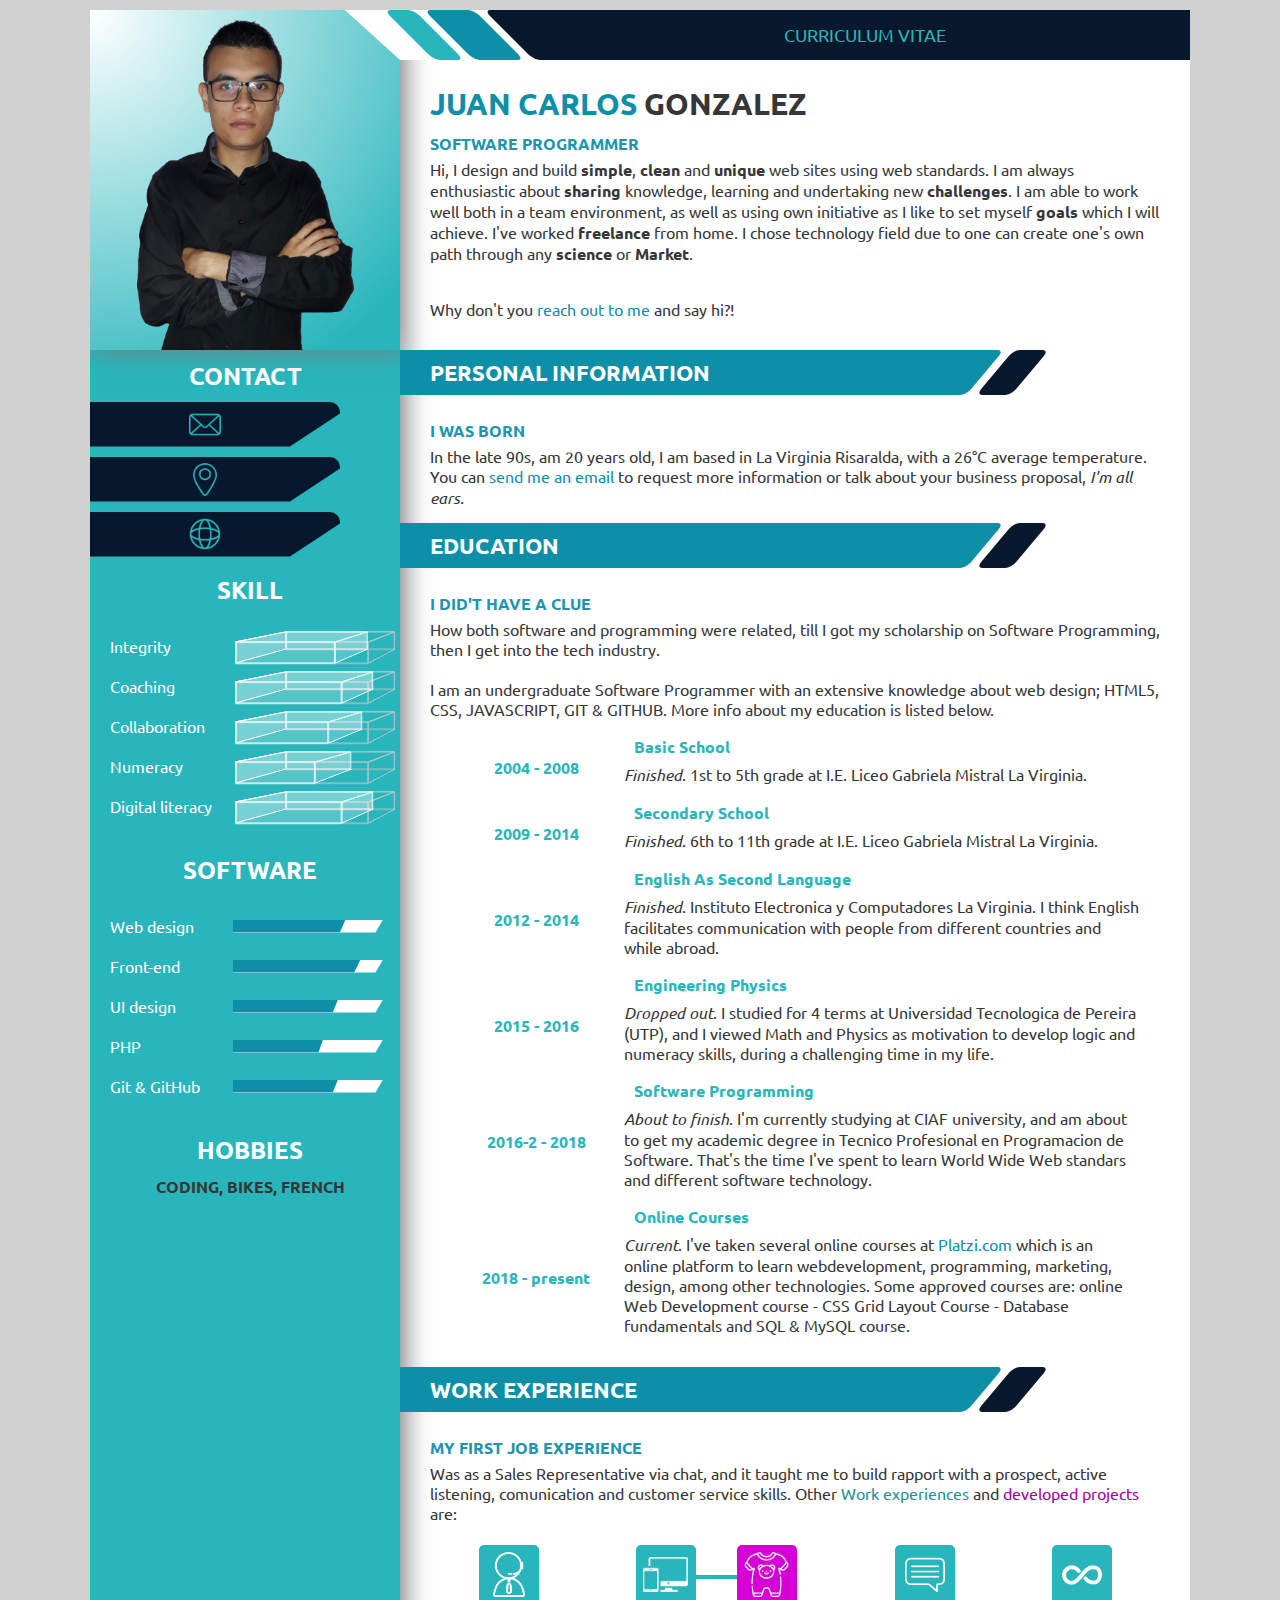
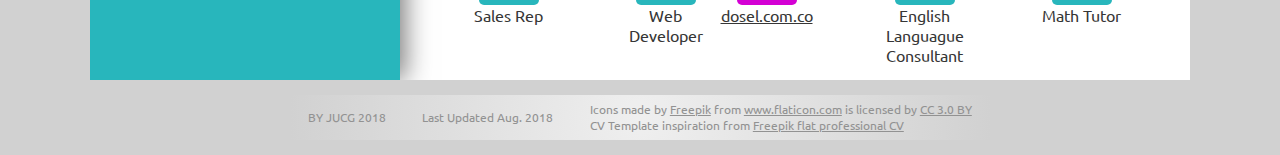
<file: cvonline/index.html>
<!DOCTYPE html>
<html>
<head>
    <meta charset="utf-8" />
    <meta http-equiv="X-UA-Compatible" content="IE=edge">
    <title>Curriculum Vitae | JUAN CARLOS GONZALEZ RUIZ</title>
    <meta name="viewport" content="width=device-width, initial-scale=1">
    <link rel="stylesheet" type="text/css" media="screen" href="cv1.css" />
</head>
<body>
    <main>
        <div class="image-container item">
            <img src="img/pphoto.png" alt="Personal Photograph">
        </div>
        <section class="description item">
            <div class="descrption-container">
                <div class="header-top">
                    <div class="box"></div>
                    <div class="box"></div>
                    <div class="box title"><p>CURRICULUM VITAE</p></div>
                </div>
                
                <div class="paragraph">
                    <h1 class="name"><span>JUAN CARLOS</span> GONZALEZ</h1>
                    <img class="img-responsive" src="img/pphoto.png" alt="personal photograph">
                    <strong class="subtitle career">software programmer</strong>
                    
                    <p>Hi, I design and build <strong>simple</strong>, <strong>clean</strong> and <strong>unique</strong> web sites using web standards. I am always enthusiastic about <strong>sharing</strong> knowledge, learning and undertaking new <strong>challenges</strong>. I am able to work well both in a team environment, as well as using own initiative as I like to set myself <strong>goals</strong> which I will achieve. I've worked <strong>freelance</strong> from home. I chose technology field due to one can create one's own path through any <strong>science</strong> or <strong>Market</strong>.<br><br> </p>
                </div>
                <p class="reachout">Why don't you <a href="mailto:jucargr84@gmail.com" class="reach">reach out to me</a> and say hi?!</p>
            </div>
        </section>
        <section class="specifics item">
            <div class="specifics-container">
                <div class="contact">
                    <h2 class="specifics-title">CONTACT</h2>
                    <div class="contact-info-container">
                        <div class="icon-container">
                            <img src="img/envelope.png" alt="Envelope">
                        </div>
                        <a href="mailto:jucargr84@gmail.com" title="Make a deal with this guy">jucargr84@gmail.com</a>
                    </div>
                    <div class="contact-info-container tel">
                        <div class="icon-container">
                            <img src="img/phone.png" alt="Phone">
                        </div>
                        <a href="tel:3333333333">333-333-3333</a>
                    </div>
                    <div class="contact-info-container">
                        <div class="icon-container">
                            <img src="img/place.png" alt="location">
                        </div>
                        <a href="#">La Virginia, Rda.<br> Colombia</a>
                    </div>
                    <div class="contact-info-container">
                        <div class="icon-container">
                            <img src="img/web.png" alt="Website">
                        </div>
                        <a href="https://github.com/jucargr84" target="_blank">github.jucargr84</a>
                    </div>
                </div>
                <div class="skills">
                    <h2 class="specifics-title">SKILL</h2>
                    <ul class="specifics-ul">
                        <li>
                            <span>Integrity</span>
                            <section class="container">
                                <div class="cube">
                                    <div class="front"></div>
                                    <div class="right"></div>
                                    <div class="left"></div>
                                    <div class="top"></div>
                                    <div class="back"></div>
                                </div>
                                <div class="innercube skill1">
                                    <div class="front"></div>
                                    <div class="right"></div>
                                    <div class="left"></div>
                                    <div class="top"></div>
                                    <div class="back"></div>
                                </div>
                            </section>
                        </li>
                        <li>
                            <span>Coaching</span>
                            <section class="container">
                                <div class="cube">
                                    <div class="front"></div>
                                    <div class="right"></div>
                                    <div class="left"></div>
                                    <div class="top"></div>
                                    <div class="back"></div>
                                </div>
                                <div class="innercube skill2">
                                    <div class="front"></div>
                                    <div class="right"></div>
                                    <div class="left"></div>
                                    <div class="top"></div>
                                    <div class="back"></div>
                                </div>
                            </section>
                        </li>
                        <li>
                            <span>Collaboration</span>
                            <section class="container">
                                <div class="cube">
                                    <div class="front"></div>
                                    <div class="right"></div>
                                    <div class="left"></div>
                                    <div class="top"></div>
                                    <div class="back"></div>
                                </div>
                                <div class="innercube skill3">
                                    <div class="front"></div>
                                    <div class="right"></div>
                                    <div class="left"></div>
                                    <div class="top"></div>
                                    <div class="back"></div>
                                </div>
                            </section>
                        </li>
                        <li>
                            <span>Numeracy</span>
                            <section class="container">
                                <div class="cube">
                                    <div class="front"></div>
                                    <div class="right"></div>
                                    <div class="left"></div>
                                    <div class="top"></div>
                                    <div class="back"></div>
                                </div>
                                <div class="innercube skill4">
                                    <div class="front"></div>
                                    <div class="right"></div>
                                    <div class="left"></div>
                                    <div class="top"></div>
                                    <div class="back"></div>
                                </div>
                            </section>
                        </li>
                        <li>
                            <span>Digital literacy</span>
                            <section class="container">
                                <div class="cube">
                                    <div class="front"></div>
                                    <div class="right"></div>
                                    <div class="left"></div>
                                    <div class="top"></div>
                                    <div class="back"></div>
                                </div>
                                <div class="innercube skill5">
                                    <div class="front"></div>
                                    <div class="right"></div>
                                    <div class="left"></div>
                                    <div class="top"></div>
                                    <div class="back"></div>
                                </div>
                            </section>
                        </li>
                    </ul>
                </div>
                <div class="software">
                    <h2 class="specifics-title">SOFTWARE</h2>
                    <ul class="specifics-ul">
                        <li>
                            <span>Web design</span>
                            <div class="progress-bar-container">
                                <div class="progress-bar">
                                    <div class="progress soft1"></div>
                                    <div class="animation-load"></div>
                                </div>
                            </div>
                        </li>
                        <li>
                            <span>Front-end</span>
                            <div class="progress-bar-container">
                                <div class="progress-bar">
                                    <div class="progress soft2"></div>
                                    <div class="animation-load"></div>
                                </div>
                            </div>
                        </li>
                        <li>
                            <span>UI design</span>
                            <div class="progress-bar-container">
                                <div class="progress-bar">
                                    <div class="progress soft3"></div>
                                    <div class="animation-load"></div>
                                </div>
                            </div>
                        </li>
                        <li>
                            <span>PHP</span>
                            <div class="progress-bar-container">
                                <div class="progress-bar">
                                    <div class="progress soft4"></div>
                                    <div class="animation-load"></div>
                                </div>
                            </div>
                        </li>
                        <li>
                            <span>Git & GitHub</span>
                            <div class="progress-bar-container">
                                <div class="progress-bar">
                                    <div class="progress soft5"></div>
                                    <div class="animation-load"></div>
                                </div>
                            </div>
                        </li>
                    </ul>
                </div>
                <div class="hobbies">
                        <h2 class="specifics-title">HOBBIES</h2>
                        <p>Coding, Bikes, French</p>
                </div>
            </div>
        </section>
        <section class="info item">
            <div class="personal-information">
                <div class="skewedbar">
                    <div class="skewedbox">
                        <h2>PERSONAL INFORMATION</h2>
                    </div>
                    <div class="skewedbox">
                    </div>
                </div>
                <div class="paragraph">
                    <strong class="subtitle">I was born</strong>
                    <p>In the late 90s, am 20 years old, I am based in La Virginia Risaralda, with a 26°C average temperature. You can <a href="mailto:jucargr84@gmail.com" class="reach">send me an email</a> to request more information or talk about your business proposal, <i>I'm all ears.</i></p>
                </div>
            </div>
            <div class="education">
                <div class="skewedbar">
                    <div class="skewedbox">
                        <h2>EDUCATION</h2>
                    </div>
                    <div class="skewedbox">
                    </div>
                </div>
                <div class="paragraph">
                    <strong class="subtitle">I did't have a clue</strong>
                    <p>How both software and programming were related, till I got my scholarship on Software Programming, then I get into the tech industry.<br><br>
                    I am an undergraduate Software Programmer with an extensive knowledge about web design; HTML5, CSS, JAVASCRIPT, GIT & GITHUB. More info about my education is listed below.</p>
                    <table class="table-education">
                        <tr class="headers">
                            <th rowspan="2" class="years"><p>2004 - 2008</p></th>
                            <th class="ed-level"><p>Basic School</p></th>
                        </tr>
                        <tr class="descriptions">
                            <td><p><i>Finished</i>. 1st to 5th grade at I.E. Liceo Gabriela Mistral La Virginia.</p> </td>
                        </tr>
                        <tr class="headers">
                            <th rowspan="2" class="years"><p>2009 - 2014</p></th>
                            <th class="ed-level"><p>Secondary School</p></th>
                        </tr>
                        <tr class="descriptions">
                            <td><p><i>Finished</i>. 6th to 11th grade at I.E. Liceo Gabriela Mistral La Virginia.</p></td>
                        </tr>
                        <tr class="headers">
                            <th rowspan="2" class="years"><p>2012 - 2014</p></th>
                            <th class="ed-level"><p>English As Second Language</p></th>
                        </tr>
                        <tr class="descriptions">
                            <td><p><i>Finished</i>. Instituto Electronica y Computadores La Virginia. I think English facilitates communication with people from different countries and while abroad.</p></td>
                        </tr>
                        <tr class="headers">
                            <th rowspan="2" class="years"><p>2015 - 2016</p></th>
                            <th class="ed-level"><p>Engineering Physics</p></th>
                        </tr>
                        <tr class="descriptions">
                            <td><p><i>Dropped out</i>. I studied for 4 terms at Universidad Tecnologica de Pereira (UTP), and I viewed Math and Physics as motivation to develop logic and numeracy skills, during a challenging time in my life.</p></td>
                        </tr>
                        <tr class="headers">
                            <th rowspan="2" class="years"><p>2016-2 - 2018</p></th>
                            <th class="ed-level"><p>Software Programming</p></th>
                        </tr>
                        <tr class="descriptions">
                            <td><p><i>About to finish</i>. I'm currently studying at CIAF university, and am about to get my academic degree in Tecnico Profesional en Programacion de Software. That's the time I've spent to learn World Wide Web standars and different software technology.</p></td>
                        </tr>
                        <tr class="headers">
                            <th rowspan="2" class="years"><p>2018 - present</p></th>
                            <th class="ed-level"><p>Online Courses</p></th>
                        </tr>
                        <tr class="descriptions">
                            <td><p><i>Current</i>. I've taken several online courses at <a href="" class="reach">Platzi.com</a> which is an online platform to learn webdevelopment, programming, marketing, design, among other technologies. Some approved courses are: online Web Development course - CSS Grid Layout Course - Database fundamentals and SQL & MySQL course.</p></td>
                        </tr>
                    </table>
                </div>
            </div>
            <div class="work-experience">
                <div class="skewedbar">
                    <div class="skewedbox">
                        <h2>WORK EXPERIENCE</h2>
                    </div>
                    <div class="skewedbox">
                    </div>
                </div>
                <div class="paragraph">
                    <strong class="subtitle">My First Job Experience</strong>
                    <p>Was as a Sales Representative via chat, and it taught me to build rapport with a prospect, active listening, comunication and customer service skills.  Other <span class="blue-word">Work experiences</span>  and  <span class="purple-word">developed projects</span> are:</p>
                    <ul class="workExperiences">
                        <li>
                            <div class="container-job">
                                <div class="job">
                                    <img src="img/salesRep.png" width="32" alt="Sales Rep image">
                                </div>
                                <span>Sales Rep</span>
                            </div>
                        </li>
                        <li>
                            <div class="container-job">
                                <div class="job">
                                    <img src="img/design.png" width="45" alt="Web design">
                                </div>
                                <span>Web Developer</span>
                            </div>
                            <div class="container-example">
                                <div class="example">
                                    <img src="img/onesie.png" alt="Baby clothes" width="45">
                                </div>
                                <span><a style="text-decoration:underline;" href="http://www.dosel.com.co/" target="_blank">dosel.com.co</a></span>
                            </div>
                        </li>
                        <li>
                            <div class="container-job">
                                <div class="job">
                                    <img src="img/consulting-message.png" width="40" alt="Sales Rep image">
                                </div>
                                <span>English Languague Consultant</span>
                            </div>
                        </li>
                        <li>
                            <div class="container-job">
                                <div class="job">
                                    <img src="img/infinite-mathematical-symbol.png" width="40" alt="Sales Rep image">
                                </div>
                                <span>Math Tutor</span>
                            </div>
                        </li>
                    </ul>
                </div>
            </div>
        </section>
    </main>
    <footer>
        <span>BY JUCG 2018</span>
        <span>Last Updated Aug. 2018</span>
        <div>
            <p class="credits">Icons made by <a href="http://www.freepik.com" title="Freepik">Freepik</a> from <a href="https://www.flaticon.com/" title="Flaticon">www.flaticon.com</a> is licensed by <a href="http://creativecommons.org/licenses/by/3.0/" title="Creative Commons BY 3.0" target="_blank">CC 3.0 BY</a></p>
            <p class="credits">
                CV Template inspiration from <a href="https://www.freepik.com/free-vector/flat-professional-curriculum-template_1243122.htm" title="Freepik" target="_blank">Freepik flat professional CV</a>
            </p>
        </div>
    </footer>
</body>
</html>
</file>
<file: build.css>
@import url('https://fonts.googleapis.com/css?family=Roboto+Mono');
*{
    padding: 0;
    margin: 0;
    box-sizing: border-box;
    text-decoration: none;
    list-style-type: none;
    font-family: 'Roboto Mono', monospace;
    color: white;
}
body{
    background: rgb(24, 24, 24);
    display: flex;
    justify-content: space-around;
    flex-wrap: wrap;
}
.container-svg{
    width: 50%;
    height: 100vh;
    background: rgb(24, 24, 24);

    display: grid;
    justify-items: center;
    align-items: center;
}
.cv-link{
    width: 40%;
    align-self: center;
}
.cv-link p{
    font-size: .95em;
    line-height: 24px;
    margin-bottom: 30px;
}
.link-cv{
    display: block;
    font-size: 1em;
    width: 150px;
    height: 35px;
    text-align: center;
    line-height: 32px;
    border: 1px dashed white;
    transition: background-color .3s;
}
.link-cv:hover{
    background-color: rgba(255,255,255, 0.3);
}
svg{
    display: block;
    width: 400px;
}
stop:not(#stopcolorlamp){
    animation: twinkle 5s alternate-reverse infinite;
}

@keyframes twinkle{
    19%{
        stop-color: #fff;
    }
    20%{
        stop-color: transparent;
    }
    24%{
        stop-color: #fff;
    }
    26%{
        stop-color: transparent;
    }
    28%{
        stop-color: #fff;
    }
    69%{
        stop-color: #fff;
    }
    70%{
        stop-color: transparent;
    }
    72%{
        stop-color: #fff;
    }
}
.hide{
    stop-opacity: 0;
}
.onoff{
    display: flex;
    width: 100%;
    justify-content: space-around;
    padding: 2px 3px;
}
.onoff,
.onoff::before,
.onoff::after{
    color: white;
    font-size: .95em;
}
.onoff::before{
    content: 'On';
}
.onoff::after{
    content: 'Off';
}
.switch{
    position: relative;
    display: block;
    width: 90px;
    height: 55px;
}
.slider{
    position: absolute;
    cursor: pointer;
    top: 0; left: 0; right: 0; bottom: 0;
    background: #fff;
    transition: .5s;
    border: 3px solid white;
    box-shadow: 1px 1px 1px rgba(255, 255, 255, 0.1);
}
.slider::before{
    position: absolute;
    content: '';
    bottom: 14px;
    top: 8px;
    background: rgb(134, 134, 134);
    transition: .5s;
}
.switch input{
    display: none;
}
input:checked + .slider{
    background-color: #000;
}
input:checked + .slider::before{
    transform: translateX(47px) rotateZ(45deg);
    background-color: white;
}
.slider{
    border-radius: 35px;
}
.slider::before{
    width: 43%;
    height: 43%;
    border-top-left-radius: 50px;
    border-top-right-radius: 50px;
    transform: rotateZ(-45deg);
}
@media screen and (max-width: 1280px){
    .container-svg{
        width: 100%;
    }
    .cv-link{
        width: 90%;
        margin: 15px auto;
        text-align: center;
    }
    .svg{
        width: 350px;
    }
    .link-cv{
        margin: 0 auto 15px;
    }
}
</file>
<file: cvonline/cv1.css>
@import url('https://fonts.googleapis.com/css?family=Ubuntu:400,700');
:root{
    --header-top: 55px;
    --cubeSize: 120px;
}
*{
    margin: 0;
    padding:0;
    box-sizing: border-box;
    list-style: none;
    text-decoration: none;
    font-family: 'Ubuntu', sans-serif;
    color: rgb(54, 54, 54);
}
body{
    background-color: #d1d1d1;
}
.img-responsive{
    display: none;
}
main{
    max-width: 1100px;
    margin: 10px auto;
    background-color: #fff;
    overflow: hidden;

    display: grid;
    grid-template-columns: minmax(220px, 310px) 1fr;
    grid-template-rows: auto 1fr;
    grid-template-areas:"photo top"
                        "aside section";
}
.image-container{
    grid-area: photo;
    order: 1;
    width: 100%;
    padding: 10px 0 0;
    background: radial-gradient(circle at 0px 0px, #fff, #28B6BC 90%);
    box-shadow: 5px 0 25px 0 rgb(122, 122, 122);

    display: flex;
    justify-content: center;
    align-items: flex-end;
}
.image-container>img{
    display: block;
    width: 70%;
    margin: 0 auto;
}
.description{
    grid-area: top;
    order: 1;
    padding-bottom: 25px;
}
.header-top{
    width: calc(100% + var(--header-top));
    height: 50px;
    background-color: white;
    margin-left: calc(-1 * var(--header-top));
    clip-path: polygon(0 0, 100% 0, 100% 100%, var(--header-top) 100%);
    padding-left: var(--header-top);
    border-bottom-left-radius: 25px;
    display: flex;
    justify-content: flex-end;
}
.box{ 
    height: 100%;
    margin: 0 5px;
    border-radius: 6px;
    transform: skew(45deg);
}
.box:nth-child(1){
    width: 30px;
    background-color: #28B6BC;
}
.box:nth-child(2){
    width: 50px;
    background-color: #0D8FA7;
}
.reach{
    color: #0D8FA7;
}
.box.title{
    width: 90%;
    background-color: #08192D;
    margin-right: -30px;

    display: flex;
    justify-content: center;
    align-items: center;
}
.title>p{
    color: #28B6BC;
    transform: skew(-45deg);
    font-size: 18px;
}
.specifics{
    grid-area: aside;

    background-color: #28B6BC;
    overflow: hidden;
    box-shadow: 5px 0 25px 0 rgb(122, 122, 122);

    
}
.specifics-container{
    width: 100%;
    height: 100%;
    max-height: 870px;

    display: flex;
    flex-wrap: wrap;
    justify-content: space-around;
}
.info{
    grid-area: section;
    overflow: hidden;
}
.contact{
    width: 100%;
    margin-top: 10px;
}
.contact-info-container{
    width: 250px;
    height: 45px;

    display: flex;
    align-items: center;
    margin: 10px 0;

    position: relative;
}
.icon-container{
    width: 100%;
    height: 100%;
    padding-right: 20px;
    background-color: #07182C;
    border-top-right-radius: 10px;
    clip-path: polygon(0 0, 100% 0, 100% 12px, 200px 100%, 0 100%);
    cursor: pointer;

    display: flex;
    justify-content: center;
    align-items: center;

    position: relative;
    z-index: 1;
    top: 0;
    left: 0;
    
    transition:  left 0.4s;
}
.icon-container>img{
    transform: scale(0.8);
}
.contact-info-container:hover .icon-container{
    left: -65%;
}
.contact-info-container>a{
    text-align: center;
    
    position: absolute;
    left: 0;
    color: #fff;

    transition:  left 0.4s;
}
.contact-info-container:hover>a{
    left: 40%;
}
.paragraph{
    margin: 25px 30px 15px;
}
.reachout{
    margin-left: 30px;
}
.subtitle{
    display: block;
    margin-bottom: 5px;
    color: #1C95AE;
    text-transform: uppercase;
}
.paragraph>p{
    line-height: 20px;
}
.name{
    font-size: 30px;
    margin-bottom: 10px;
}
.name>span{
    color: #0D8FA7;
}
/* Education table */
.table-education{
    width: 95%;
    margin: 15px auto;
}
.headers th p{
    color: #28B6BC;
}
.descriptions p{
    padding-bottom: 15px;
}
.years{
    width: 25%;
    min-width: 120px;
    text-align: center;
}
.ed-level{
    text-align: left;
    padding-left: 10px;
    padding-bottom: 5px;
}
.skewedbar{
    width: calc(100% + 30px);
    height: 45px;

    display: flex;
    justify-content: flex-start;

    transform: skew(-40deg);
    margin-left: -30px;
}

.skewedbox{
    border-radius: 6px;
    margin-right: 10px;
}
.skewedbox:nth-child(1){
    width: 75%;
    height: 100%;
    background-color: #0D8FA7;
    
    display: flex;
    justify-content: flex-start;
    align-items: center;
    padding-left: 60px;
}

.skewedbox:nth-child(2){
    width: 35px;
    height: 100%;
    background-color: #08192D;
}
.tel{
    display: none;
}
.skewedbox>h2{
    transform: skew(40deg);
    color: #fff;
    font-size: 22px;
}
.specifics-title{
    color: #fff;
    text-align: center;
}
.skills, 
.software, 
.hobbies{
    width: 100%;
    max-width: 305px;
    margin-left: 10px;
}
.specifics-ul{
    width: 100%;
    padding: 10px;
}
.specifics-ul li{
    margin: 20px 0;
    width: 100%;
    height: auto;
    padding-right: 7px;

    display: flex;
    justify-content: space-between;
    align-items: center;
}
.specifics-ul li span{
    color: #fff;
}
.progress-bar-container{
    position: relative;
}
.animation-load{
    width: 50px;
    height: 15px;
    transform: translateY(-50%);
    background: linear-gradient(to right, rgba(13, 144, 167, 0) 70%, rgba(255, 255, 255, 0.644));
    clip-path: polygon(0 0, 100% 0, 87% 100%, 0 100%);

    position: absolute;
    top: 50%;
    left: -50px;

    transition: left 0.3s ease-in-out;
}
.specifics-ul li:hover .animation-load{
    left: 100%; 
}
.progress-bar,
.progress{
    clip-path: polygon(0 0, 100% 0, 95% 100%, 0 100%);
    height: 13px;
}
.progress-bar{
    width: 150px;
    background-color: #fff;
}
.progress{
    background-color: #0D8FA7;
}
.container {
    width: var(--cubeSize);
    height: calc(var(--cubeSize) / 6);
    position: relative;
    perspective: 300px;
    perspective-origin: 250px -50px;
}

.cube {
    width: 100%;
    height: 100%;
    position: absolute;
    transform-style: preserve-3d;
}

.cube div {
    position: absolute;
    margin: 0;
    border: 1px solid rgb(199, 199, 199);
}

.cube .front {
    width: 100%;
    height: 100%;
    transform: translateZ(calc(var(--cubeSize) / 4));
}

.cube .right {
    width: 50%;
    height: 100%;
    right: 0;
    transform: rotateY(90deg) translateZ(calc(var(--cubeSize) / 4));
}
.cube .left {
    width: 50%;
    height: 100%;
    transform: rotateY(90deg) translateZ(calc(var(--cubeSize) / -4));
}
.cube .top {
    width: 100%;
    height: calc(var(--cubeSize) / 2);
    transform: rotateX(90deg) translateZ(calc(var(--cubeSize) / 4));
}
.cube .back {
    width: 100%;
    height: 100%;
    transform: translateZ(calc(var(--cubeSize) / -4));
}
/* Inner cube */
.skill1{
    --innercube: 75%;
}
.skill2{
    --innercube: 80%;
}
.skill3{
    --innercube: 70%;
}
.skill4{
    --innercube: 60%;
}
.skill5{
    --innercube: 80%;
}
.innercube {
    width: var(--innercube);
    height: 100%;
    position: absolute;
    transform-style: preserve-3d;
}
.innercube div {
    position: absolute;
    margin: 0;
    border: 1px solid rgb(255, 255, 255);
    --colorInnerCube: rgba(255, 255, 255, 0.205);
    transition: background-color 0.5s;
}
.container:hover .innercube div{
    --colorInnerCube: #0D8FA7;
}

.innercube .front {
    width: 100%;
    height: 100%;
    background: var(--colorInnerCube);
    transform: translateZ(calc(var(--cubeSize) / 4));
}

.innercube .right {
    width: calc(var(--cubeSize) / 2);
    background: var(--colorInnerCube);
    height: 100%;
    right: 0;
    transform: rotateY(90deg) translateZ(calc(var(--cubeSize) / 4));
}
.innercube .left {
    width: calc(var(--cubeSize) / 2);
    background: var(--colorInnerCube);
    height: 100%;
    transform: rotateY(90deg) translateZ(calc(var(--cubeSize) / -4));
}
.innercube .top {
    width: 100%;
    background: var(--colorInnerCube);
    height: calc(var(--cubeSize) / 2);
    transform: rotateX(90deg) translateZ(calc(var(--cubeSize) / 4));
}
.innercube .back {
    width: 100%;
    background: var(--colorInnerCube);
    height: 100%;
    transform: translateZ(calc(var(--cubeSize) / -4));
}
/* Software */
.soft1{
    width: 75%;
}
.soft2{
    width: 85%;
}
.soft3{
    width: 70%;
}
.soft4{
    width: 60%;
}
.soft5{
    width: 70%;
}
.hobbies>p{
    text-align: center;
    margin-top: 10px;
    margin-bottom: 15px;
    text-transform: uppercase;
    font-weight: bold;
}
.workExperiences{
    width: 100%;
    height: auto;
    margin-top: 15px;

    display: flex;
    flex-wrap: wrap;
    justify-content: space-around;
}
.workExperiences li{
    margin-top: 7px;
    display: flex;
    justify-content: center;
}
.container-job{
    width: 90px;
    display: flex;
    align-items: center;
    flex-direction: column;
    text-align: center;
}
.container-example{
    display: flex;
    align-items: center;
    flex-direction: column;
    text-align: center;
    margin-left: 10px;
}
.job, .example{
    width: 60px;
    height: 60px;
    border-radius: 5px;
    display: flex;
    justify-content: center;
    align-items: center;
}
.job{
    background-color: #28B6BC;
}
.example{
    background-color: rgb(212, 0, 212);
    position: relative;
}
.example::before{
    content: '';
    position: absolute;
    top: 50%;
    left: -43px;
    width: 43px; 
    height: 4px;
    background-color: #28B6BC;
}
.blue-word{
    color: rgb(33, 147, 151);
}
.purple-word{
    color: rgb(165, 1, 165);
}
footer{
    width: 100%;
    max-width: 700px;
    height: 45px;
    margin: 15px auto;
    background: radial-gradient(circle at center, rgba(255, 255, 255, 0.658), #D1D1D1);
    display: flex;
    flex-wrap: wrap;
    justify-content: space-around;
    align-items: center;
}
footer *{
    font-size: 12px;
    color: rgb(146, 146, 146);
}
.credits>a{
    text-decoration: underline;

}
@media screen and (max-width: 768px){
    main{
        margin: 0 auto;
        grid-template-rows: auto 1fr auto;
        grid-template-areas:"photo top"
                            "section section"
                            "aside aside";
    }
    .contact-info-container{
        width: 100%;
    }
    .icon-container{
        width: 100px;
        padding-right: 0;
        clip-path: polygon(0 0, 100% 0, 100% 12px, 70% 100%, 0 100%);
    }
    .contact-info-container:hover .icon-container{
        left: unset;
    }
    .contact-info-container>a{
        left: 120px;
    }
    .contact-info-container:hover>a{
        left: 120px;
    }
    .skewedbar{
        width: 100%;
        margin-left: 0;
    }
    .skewedbox:nth-child(1){
        padding-left: 20px;
    }
    .skewedbox>h2{
        font-size: 20px;
    }
}
@media screen and (max-width: 650px){
    main{
        margin: 0 auto;
        grid-template-columns: 1fr;
        grid-template-rows: auto 1fr auto;
        grid-template-areas:"top"
                            "section"
                            "aside";
    }
    .image-container{
        display:  none;
    }
    .img-responsive{
        display: block;
        width: 160px;
        height: auto;
        float: left;

        shape-outside: url(img/pphoto.png);
        shape-margin: 5px;
    }
    .paragraph{
        margin: 25px 15px 15px;
    }
    .reachout{
        margin-left:15px;
    }
    .header-top{
        width: 100%;
        margin-left: 0;
        padding-left: 30px;
        clip-path: unset;
        background: linear-gradient(to top, white, rgb(168, 168, 168));
    }
}
</file>
